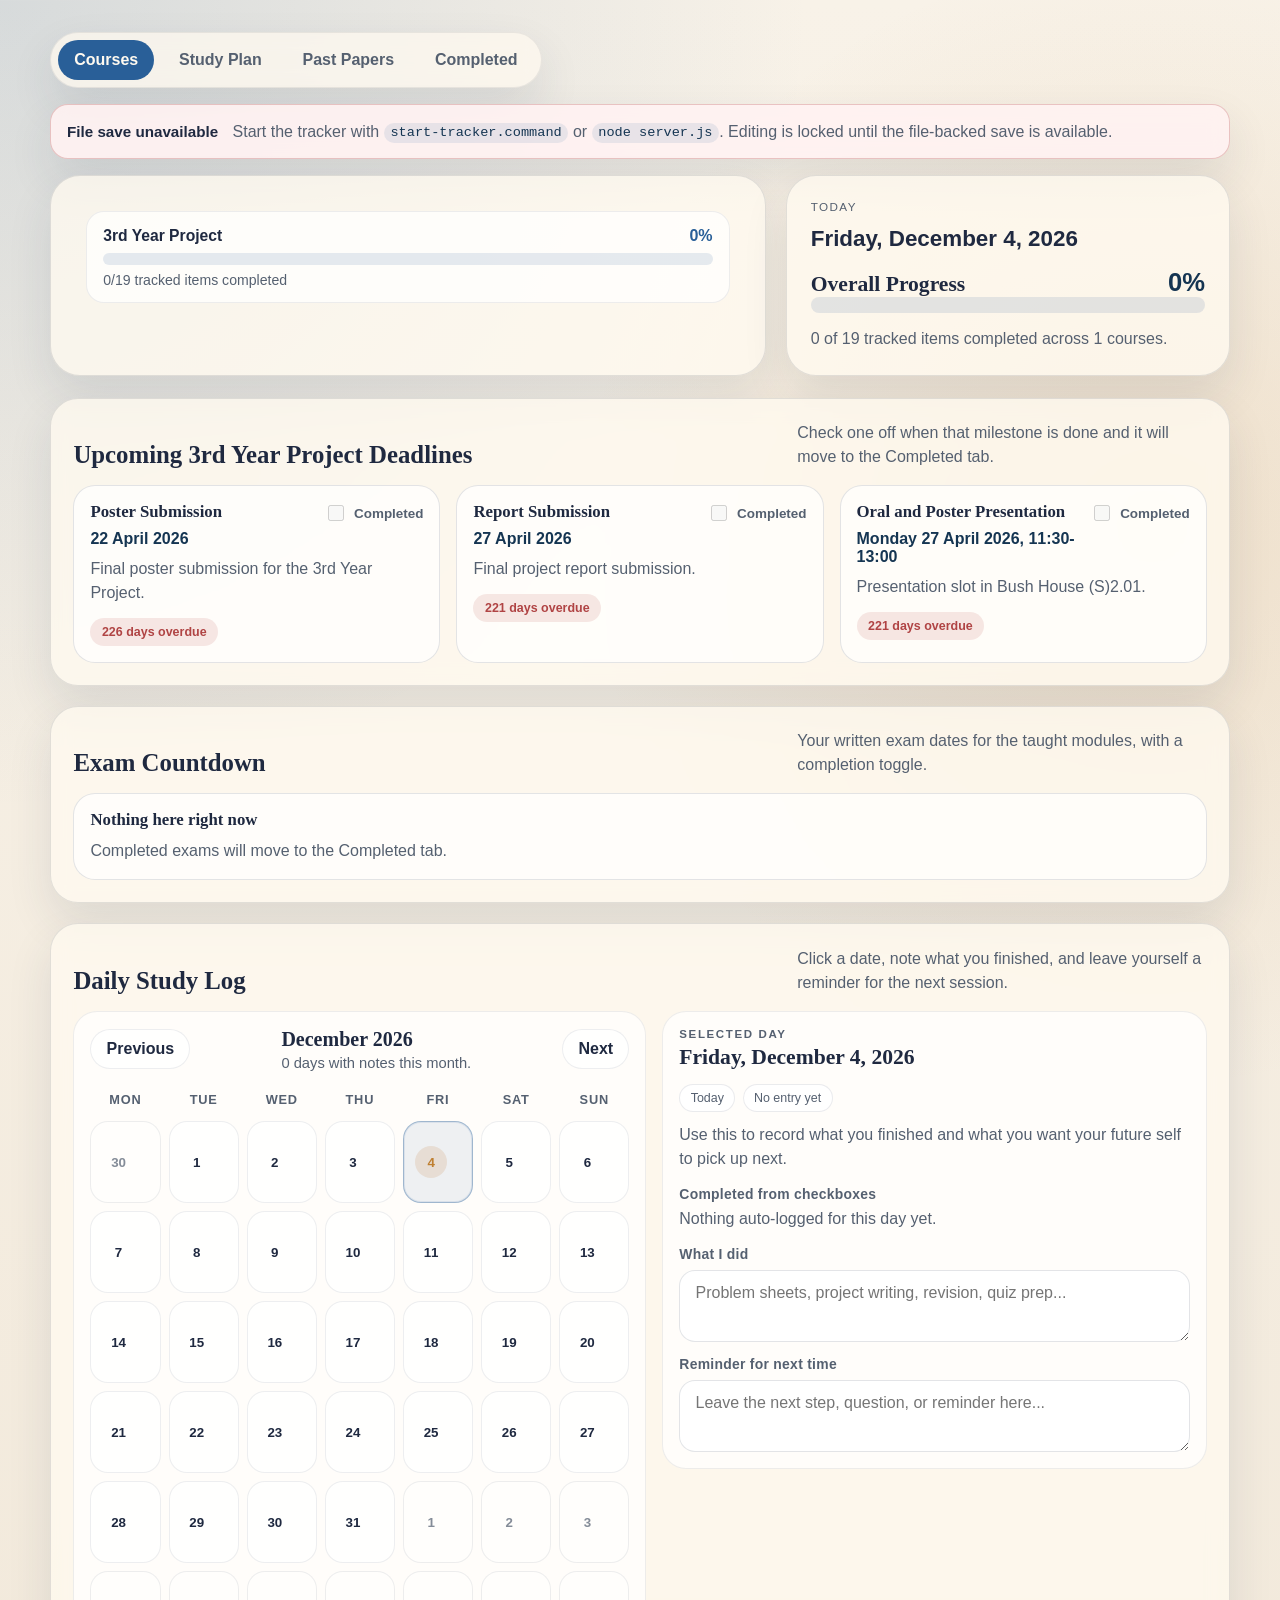
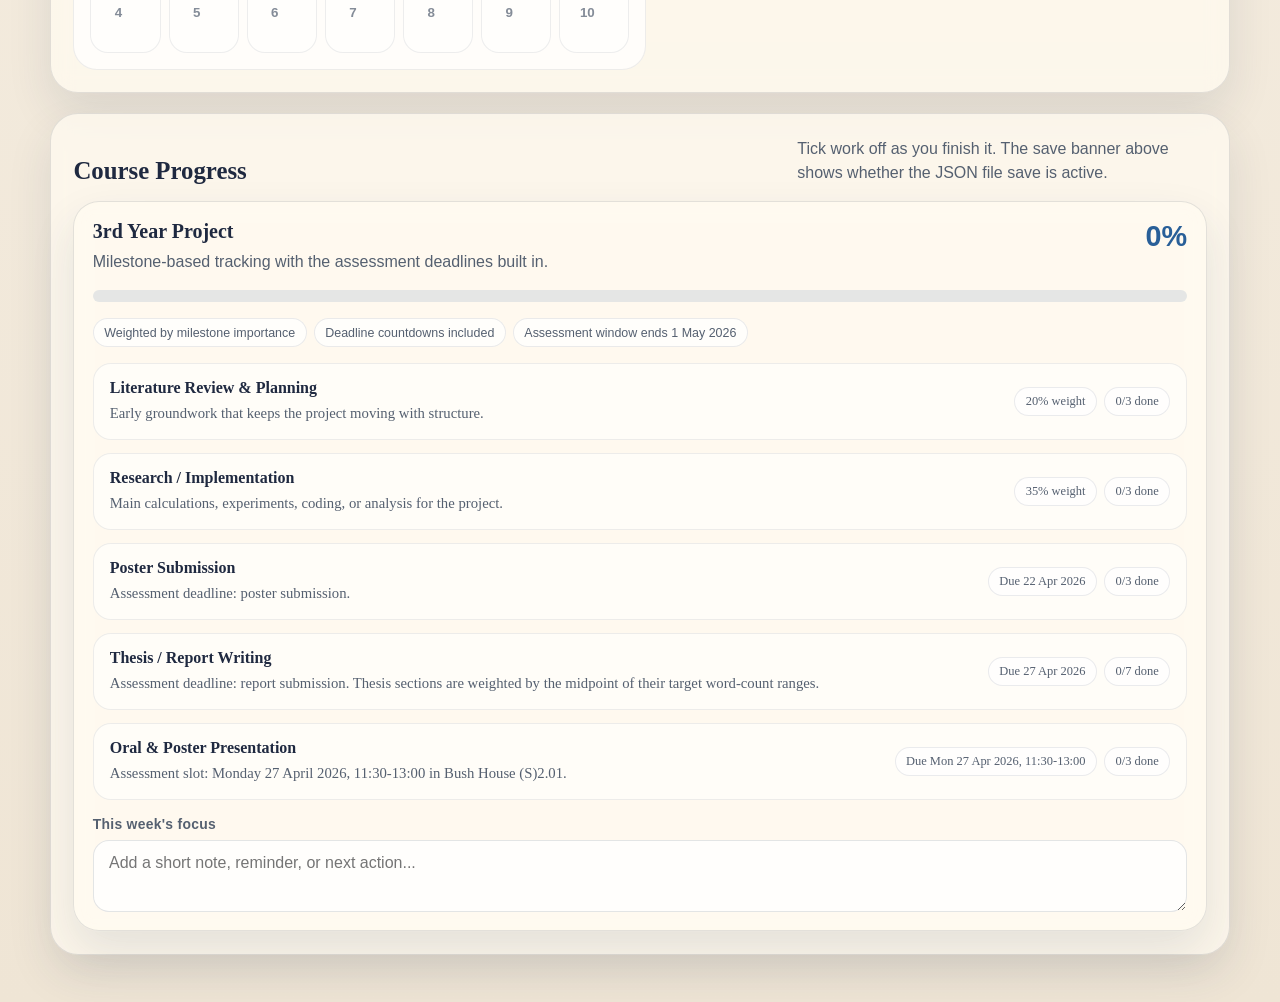
<file: index.html>
<!DOCTYPE html>
<html lang="en">
  <head>
    <meta charset="UTF-8" />
    <meta name="viewport" content="width=device-width, initial-scale=1.0" />
    <title>Course Progress Dashboard</title>
    <link rel="stylesheet" href="./styles.css" />
  </head>
  <body data-page="courses">
    <div class="page-shell">
      <nav class="page-nav" aria-label="Tracker pages">
        <a class="page-nav__link page-nav__link--active" href="./index.html">Courses</a>
        <a class="page-nav__link" href="./study-plan.html">Study Plan</a>
        <a class="page-nav__link" href="./past-papers.html">Past Papers</a>
        <a class="page-nav__link" href="./completed.html">Completed</a>
      </nav>

      <div class="storage-banner storage-banner--loading" id="storage-banner" aria-live="polite" role="status"></div>

      <header class="hero">
        <div class="hero-copy">
          <div class="hero-course-list" id="hero-course-list"></div>
        </div>

        <section class="overview-card" aria-labelledby="overview-title">
          <p class="overview-label" id="today-label">Today</p>
          <p class="today-date" id="today-date"></p>
          <div class="overall-progress">
            <div class="overall-progress__meta">
              <h2 id="overview-title">Overall Progress</h2>
              <span id="overall-percent"></span>
            </div>
            <div class="progress-track progress-track--large" aria-hidden="true">
              <div class="progress-fill" id="overall-progress-fill"></div>
            </div>
            <p class="overview-footnote" id="overall-summary"></p>
          </div>
        </section>
      </header>

      <main class="dashboard">
        <section class="spotlight-panel" aria-labelledby="deadline-title">
          <div class="panel-heading">
            <h2 id="deadline-title">Upcoming 3rd Year Project Deadlines</h2>
            <p>Check one off when that milestone is done and it will move to the Completed tab.</p>
          </div>
          <div class="deadline-list" id="deadline-list"></div>
        </section>

        <section class="spotlight-panel" aria-labelledby="exam-title">
          <div class="panel-heading">
            <h2 id="exam-title">Exam Countdown</h2>
            <p>Your written exam dates for the taught modules, with a completion toggle.</p>
          </div>
          <div class="deadline-list" id="exam-list"></div>
        </section>

        <section class="spotlight-panel study-log-panel" aria-labelledby="study-log-title">
          <div class="panel-heading">
            <h2 id="study-log-title">Daily Study Log</h2>
            <p>
              Click a date, note what you finished, and leave yourself a reminder
              for the next session.
            </p>
          </div>
          <div class="study-log-layout">
            <div class="calendar-shell">
              <div class="calendar-toolbar">
                <button class="calendar-nav" type="button" data-calendar-nav="prev" aria-label="Previous month">
                  Previous
                </button>
                <div>
                  <h3 class="calendar-month" id="calendar-month-label"></h3>
                  <p class="calendar-caption" id="calendar-month-summary"></p>
                </div>
                <button class="calendar-nav" type="button" data-calendar-nav="next" aria-label="Next month">
                  Next
                </button>
              </div>
              <div class="calendar-weekdays" id="calendar-weekdays"></div>
              <div class="calendar-grid" id="calendar-grid"></div>
            </div>

            <div class="study-entry-card" id="study-entry-card"></div>
          </div>
        </section>

        <section class="courses-panel" aria-labelledby="courses-title">
          <div class="panel-heading">
            <h2 id="courses-title">Course Progress</h2>
            <p>
              Tick work off as you finish it. The save banner above shows whether
              the JSON file save is active.
            </p>
          </div>
          <div class="courses-grid" id="courses-grid"></div>
        </section>
      </main>
    </div>

    <script src="./study-plan-data.js"></script>
    <script src="./app.js"></script>
  </body>
</html>
</file>
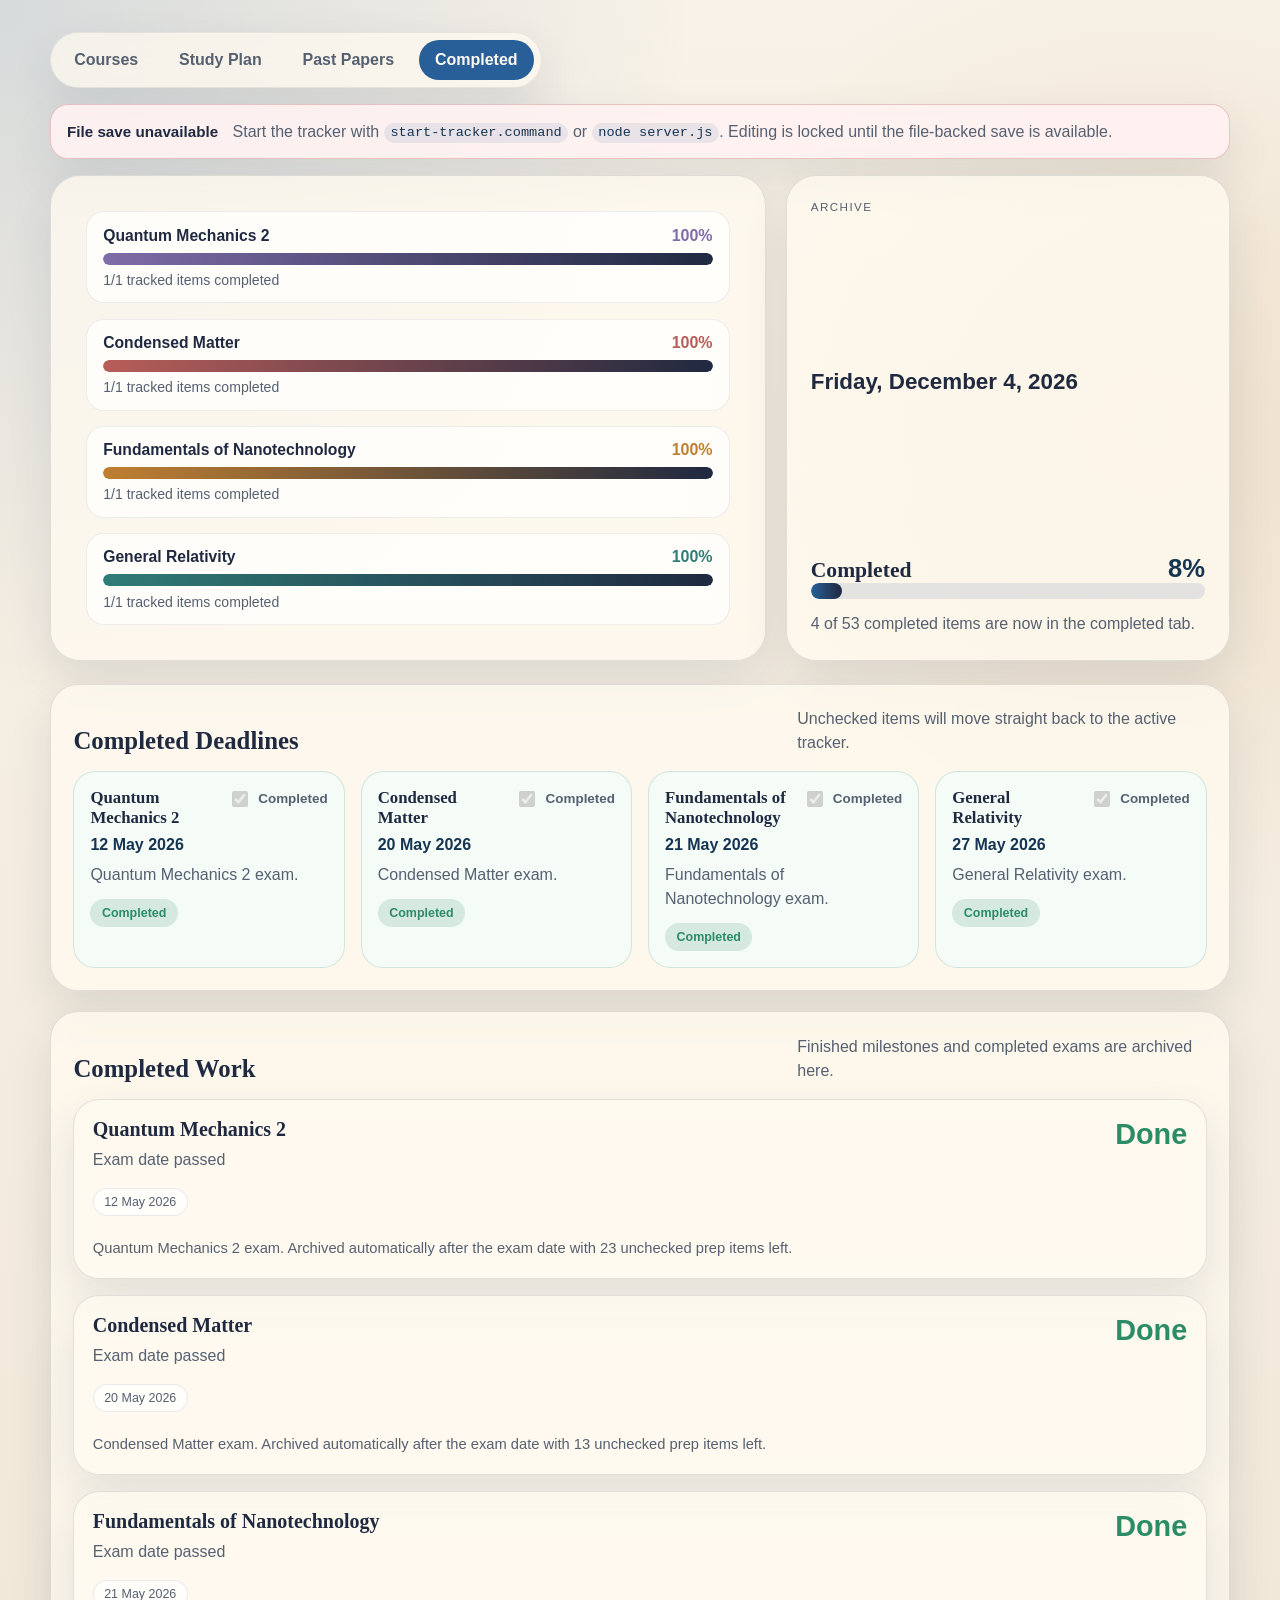
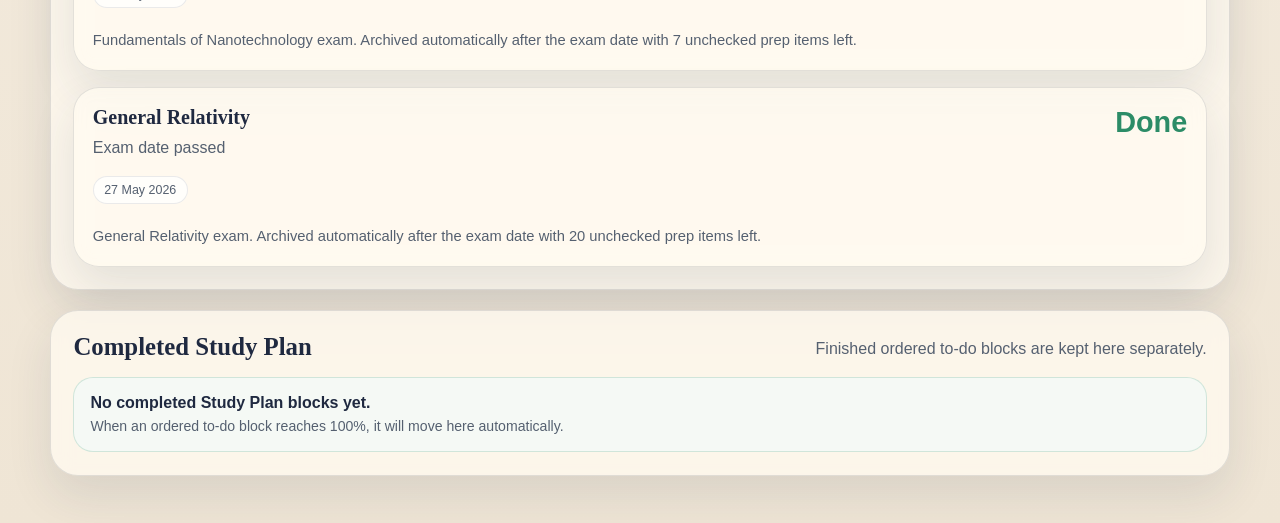
<file: completed.html>
<!DOCTYPE html>
<html lang="en">
  <head>
    <meta charset="UTF-8" />
    <meta name="viewport" content="width=device-width, initial-scale=1.0" />
    <title>Completed Work</title>
    <link rel="stylesheet" href="./styles.css" />
  </head>
  <body data-page="completed">
    <div class="page-shell">
      <nav class="page-nav" aria-label="Tracker pages">
        <a class="page-nav__link" href="./index.html">Courses</a>
        <a class="page-nav__link" href="./study-plan.html">Study Plan</a>
        <a class="page-nav__link" href="./past-papers.html">Past Papers</a>
        <a class="page-nav__link page-nav__link--active" href="./completed.html">Completed</a>
      </nav>

      <div class="storage-banner storage-banner--loading" id="storage-banner" aria-live="polite" role="status"></div>

      <header class="hero">
        <div class="hero-copy">
          <div class="hero-course-list" id="hero-course-list"></div>
        </div>

        <section class="overview-card" aria-labelledby="overview-title">
          <p class="overview-label" id="today-label">Archive</p>
          <p class="today-date" id="today-date"></p>
          <div class="overall-progress">
            <div class="overall-progress__meta">
              <h2 id="overview-title">Completed</h2>
              <span id="overall-percent"></span>
            </div>
            <div class="progress-track progress-track--large" aria-hidden="true">
              <div class="progress-fill" id="overall-progress-fill"></div>
            </div>
            <p class="overview-footnote" id="overall-summary"></p>
          </div>
        </section>
      </header>

      <main class="dashboard">
        <section class="spotlight-panel" aria-labelledby="completed-deadlines-title">
          <div class="panel-heading">
            <h2 id="completed-deadlines-title">Completed Deadlines</h2>
            <p>Unchecked items will move straight back to the active tracker.</p>
          </div>
          <div class="deadline-list" id="completed-deadline-list"></div>
        </section>

        <section class="courses-panel" aria-labelledby="completed-items-title">
          <div class="panel-heading">
            <h2 id="completed-items-title">Completed Work</h2>
            <p>Finished milestones and completed exams are archived here.</p>
          </div>
          <div class="courses-grid" id="completed-item-list"></div>
        </section>

        <section class="courses-panel" aria-labelledby="completed-study-plan-title">
          <div class="panel-heading">
            <h2 id="completed-study-plan-title">Completed Study Plan</h2>
            <p>Finished ordered to-do blocks are kept here separately.</p>
          </div>
          <div class="plan-block-list" id="completed-study-plan-list"></div>
        </section>
      </main>
    </div>

    <script src="./study-plan-data.js"></script>
    <script src="./app.js"></script>
  </body>
</html>
</file>
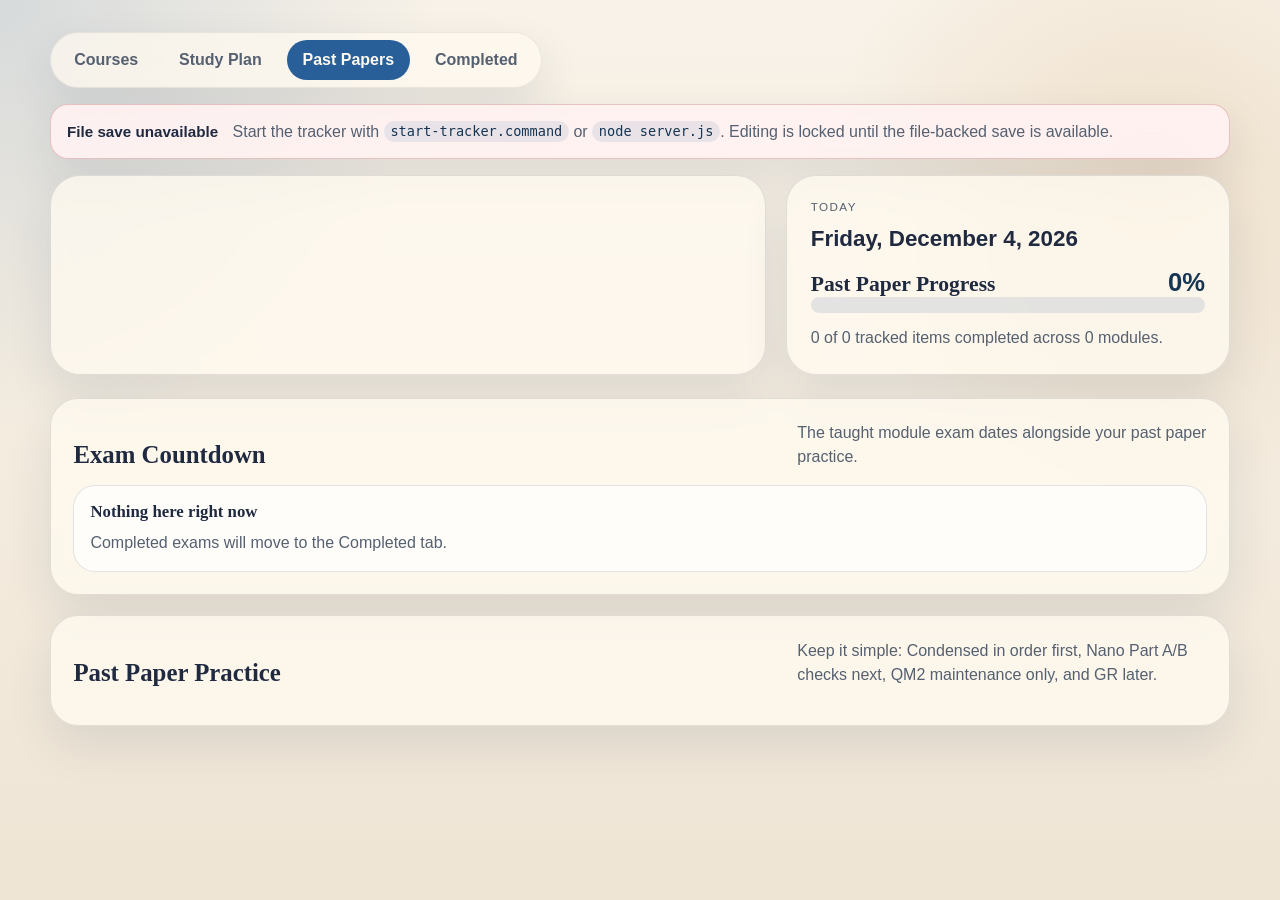
<file: past-papers.html>
<!DOCTYPE html>
<html lang="en">
  <head>
    <meta charset="UTF-8" />
    <meta name="viewport" content="width=device-width, initial-scale=1.0" />
    <title>Past Paper Practice</title>
    <link rel="stylesheet" href="./styles.css" />
  </head>
  <body data-page="past-papers">
    <div class="page-shell">
      <nav class="page-nav" aria-label="Tracker pages">
        <a class="page-nav__link" href="./index.html">Courses</a>
        <a class="page-nav__link" href="./study-plan.html">Study Plan</a>
        <a class="page-nav__link page-nav__link--active" href="./past-papers.html">Past Papers</a>
        <a class="page-nav__link" href="./completed.html">Completed</a>
      </nav>

      <div class="storage-banner storage-banner--loading" id="storage-banner" aria-live="polite" role="status"></div>

      <header class="hero">
        <div class="hero-copy">
          <div class="hero-course-list" id="hero-course-list"></div>
        </div>

        <section class="overview-card" aria-labelledby="overview-title">
          <p class="overview-label" id="today-label">Today</p>
          <p class="today-date" id="today-date"></p>
          <div class="overall-progress">
            <div class="overall-progress__meta">
              <h2 id="overview-title">Past Paper Progress</h2>
              <span id="overall-percent"></span>
            </div>
            <div class="progress-track progress-track--large" aria-hidden="true">
              <div class="progress-fill" id="overall-progress-fill"></div>
            </div>
            <p class="overview-footnote" id="overall-summary"></p>
          </div>
        </section>
      </header>

      <main class="dashboard">
        <section class="spotlight-panel" aria-labelledby="exam-title">
          <div class="panel-heading">
            <h2 id="exam-title">Exam Countdown</h2>
            <p>The taught module exam dates alongside your past paper practice.</p>
          </div>
          <div class="deadline-list" id="exam-list"></div>
        </section>

        <section class="courses-panel" aria-labelledby="past-paper-title">
          <div class="panel-heading">
            <h2 id="past-paper-title">Past Paper Practice</h2>
            <p>
              Keep it simple: Condensed in order first, Nano Part A/B checks
              next, QM2 maintenance only, and GR later.
            </p>
          </div>
          <div class="past-paper-list" id="past-paper-list"></div>
        </section>
      </main>
    </div>

    <script src="./study-plan-data.js"></script>
    <script src="./app.js"></script>
  </body>
</html>
</file>
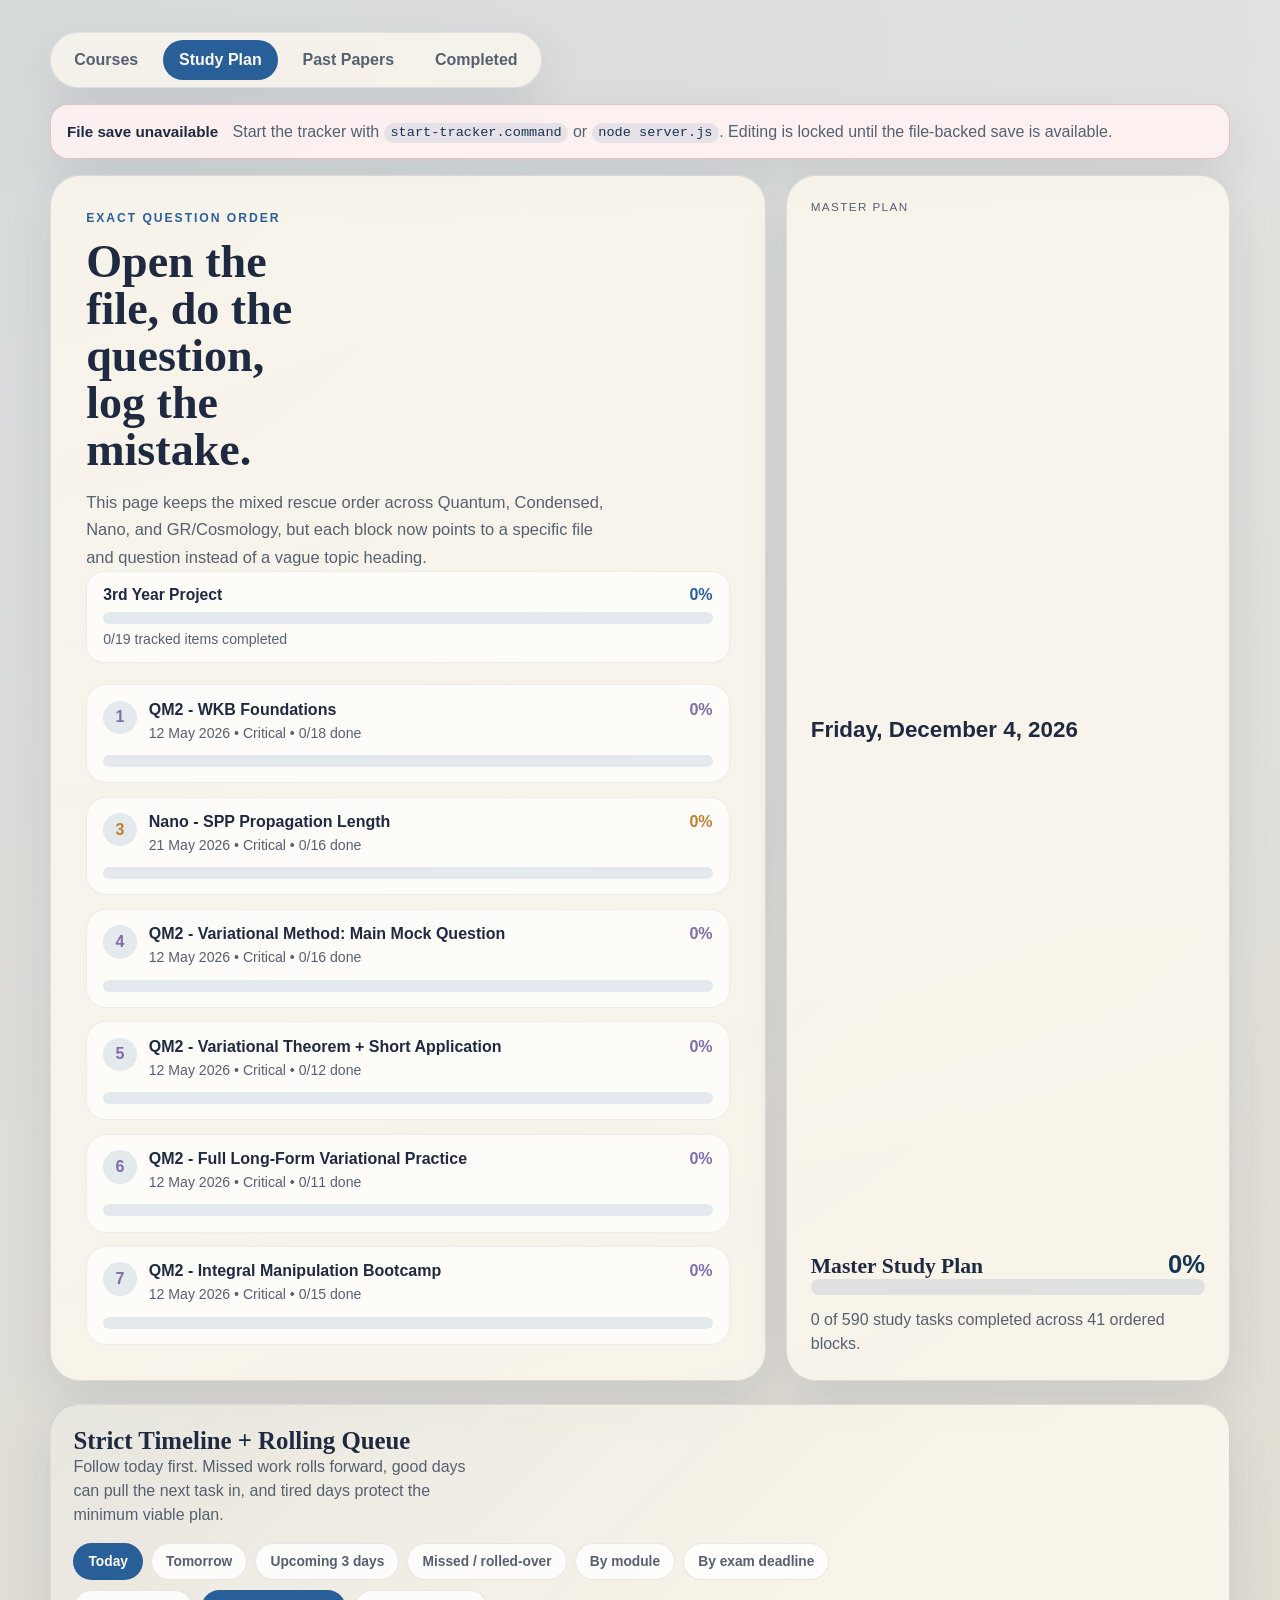
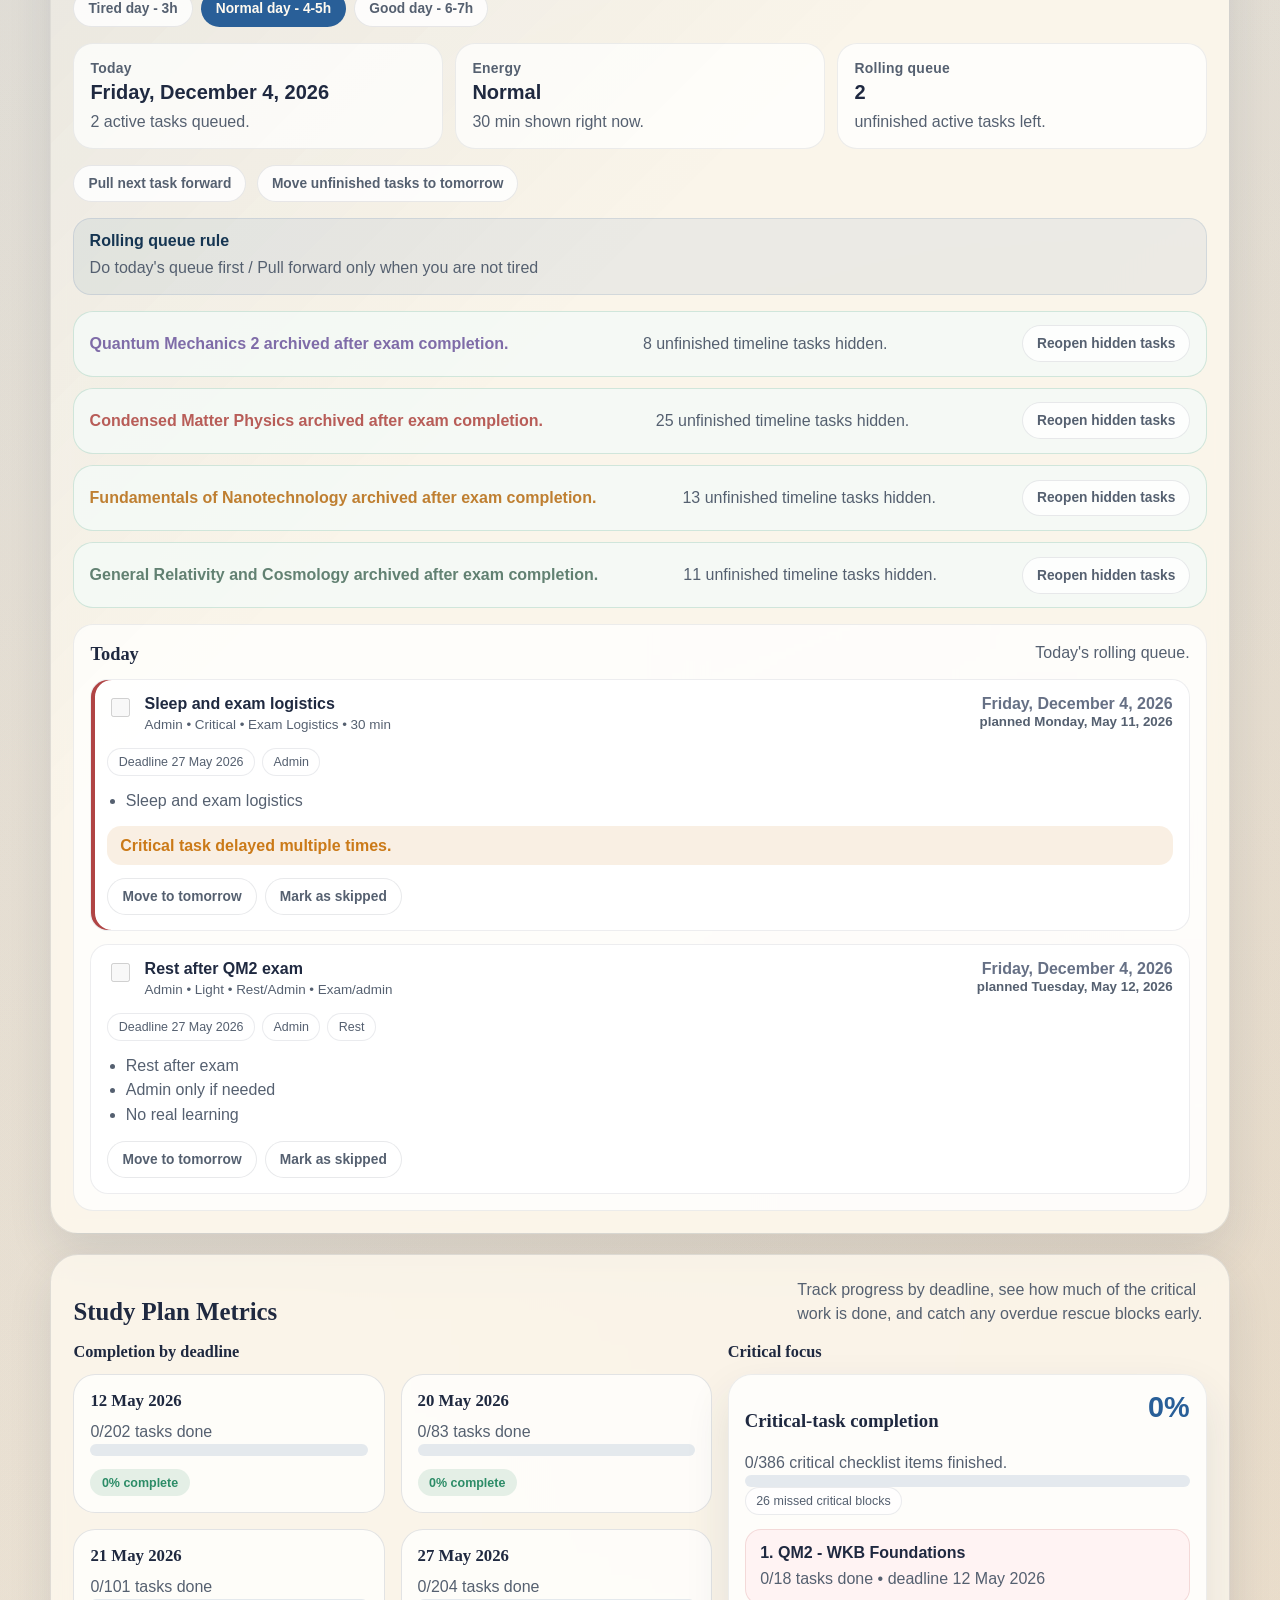
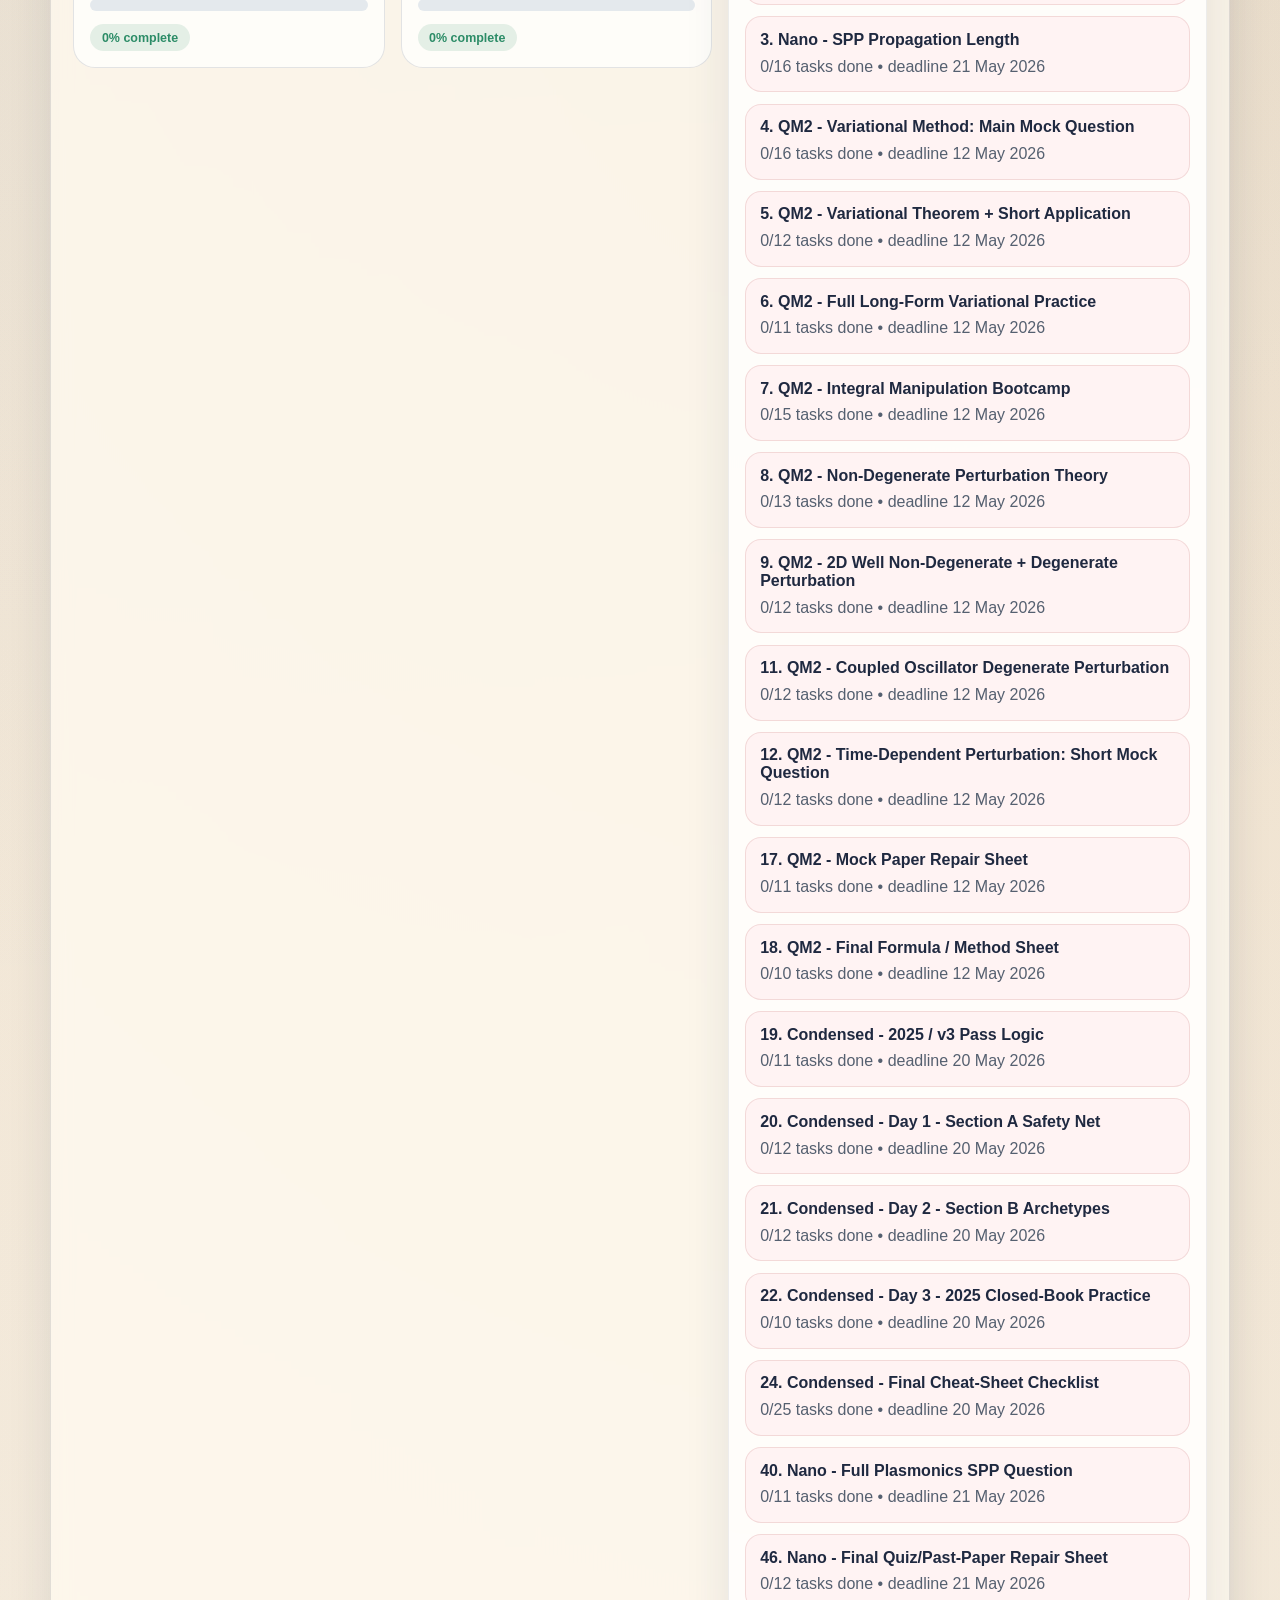
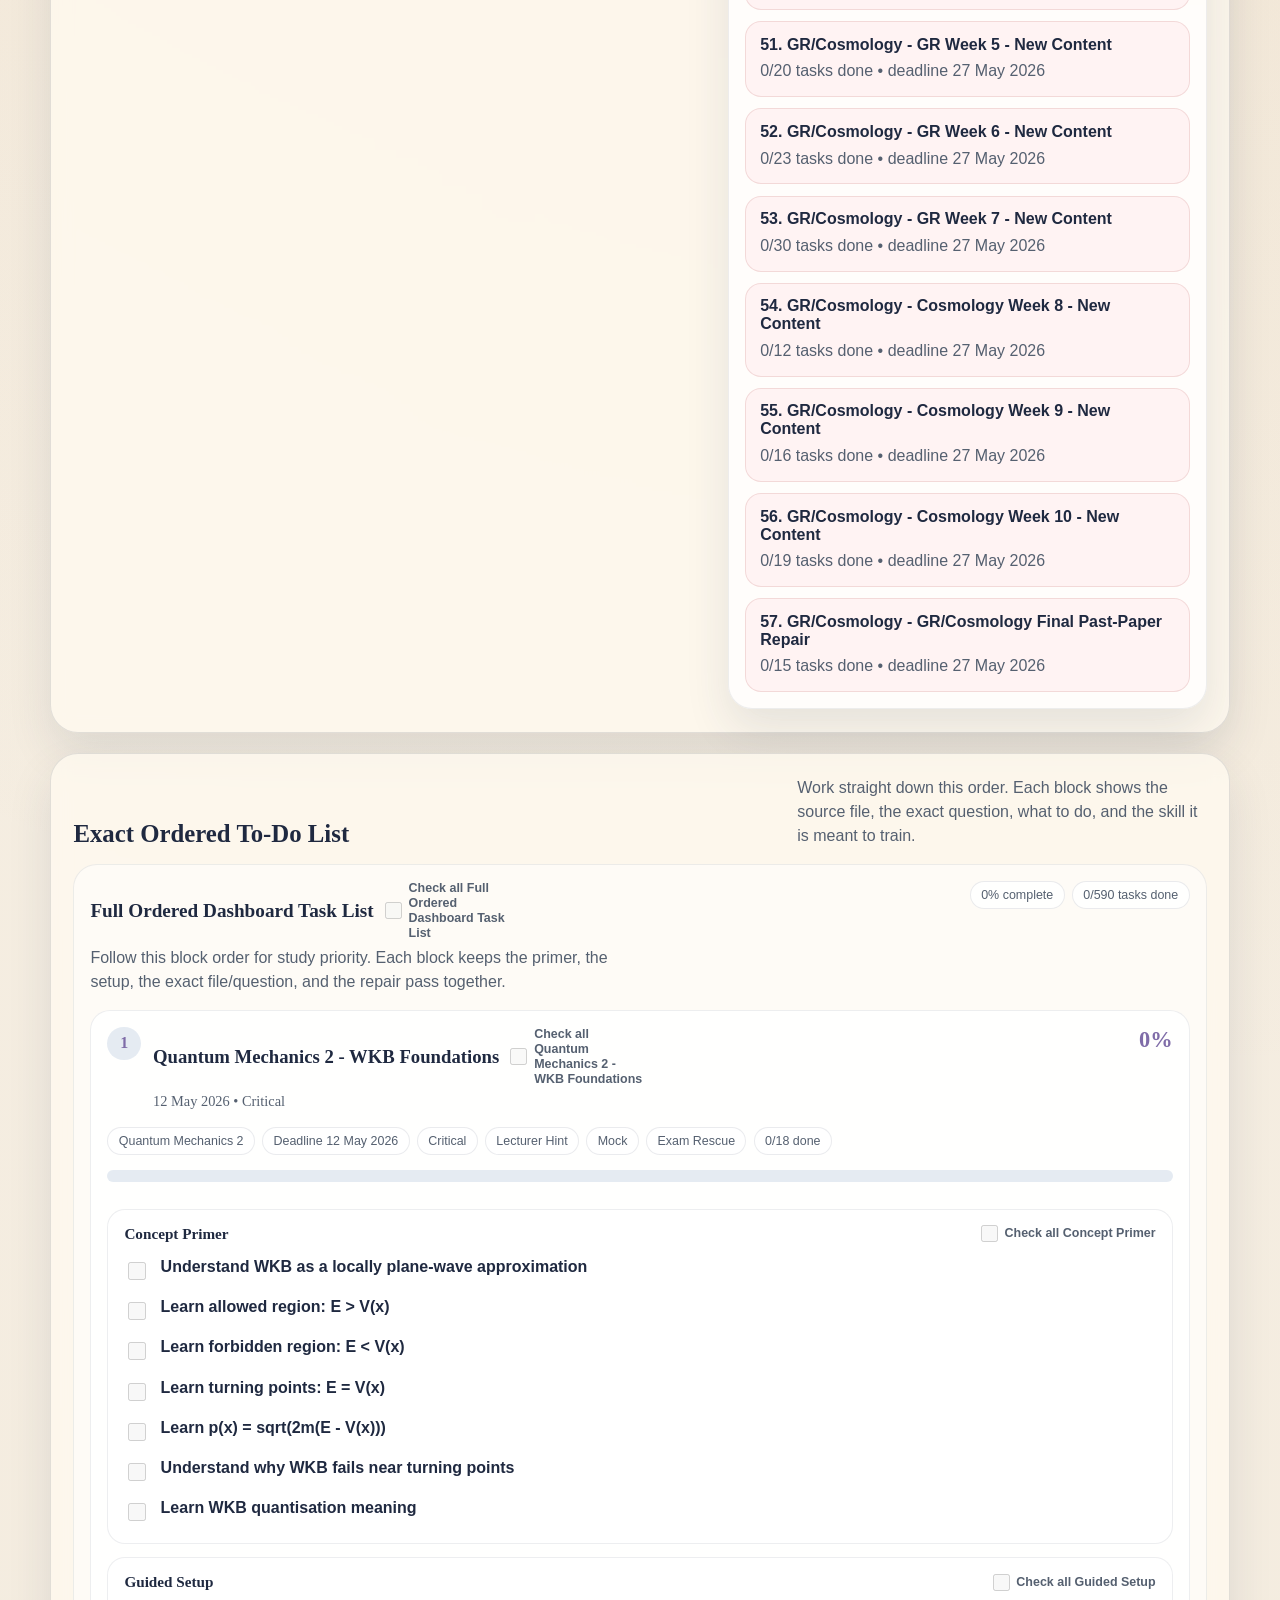
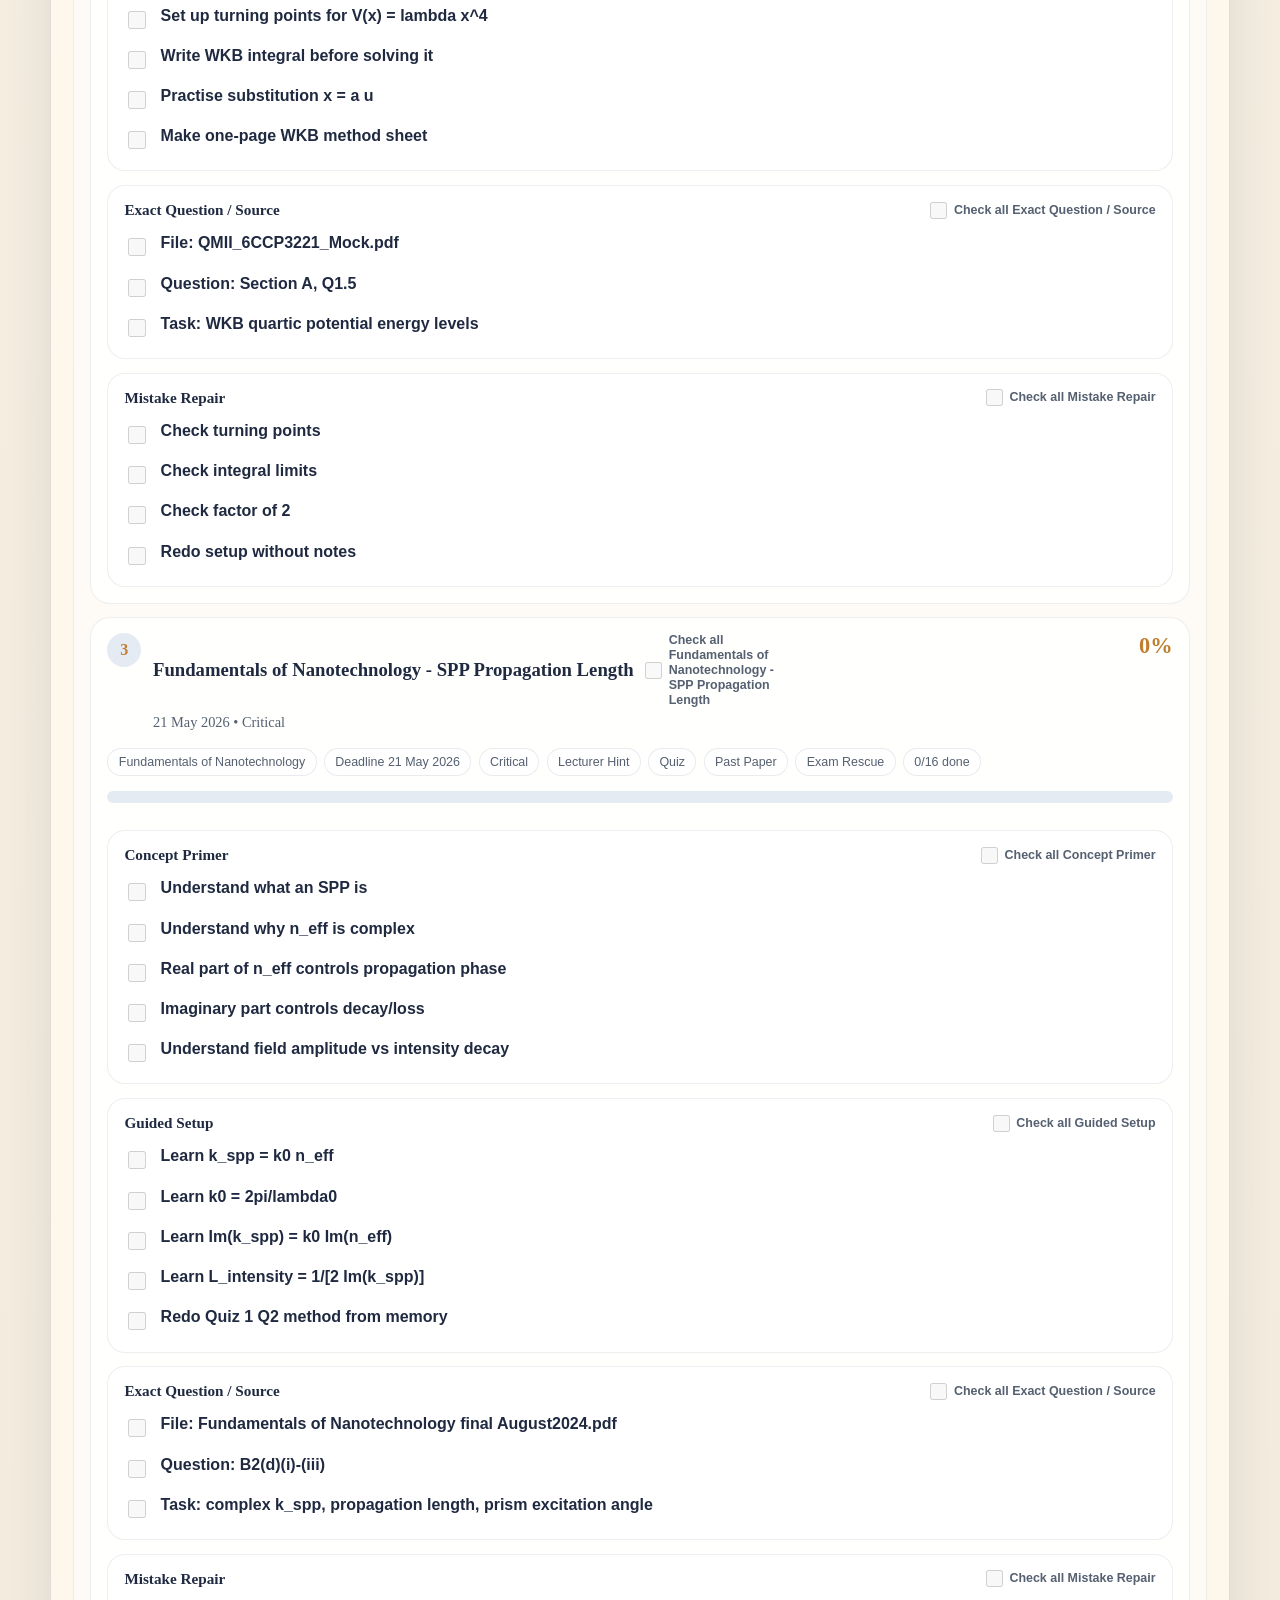
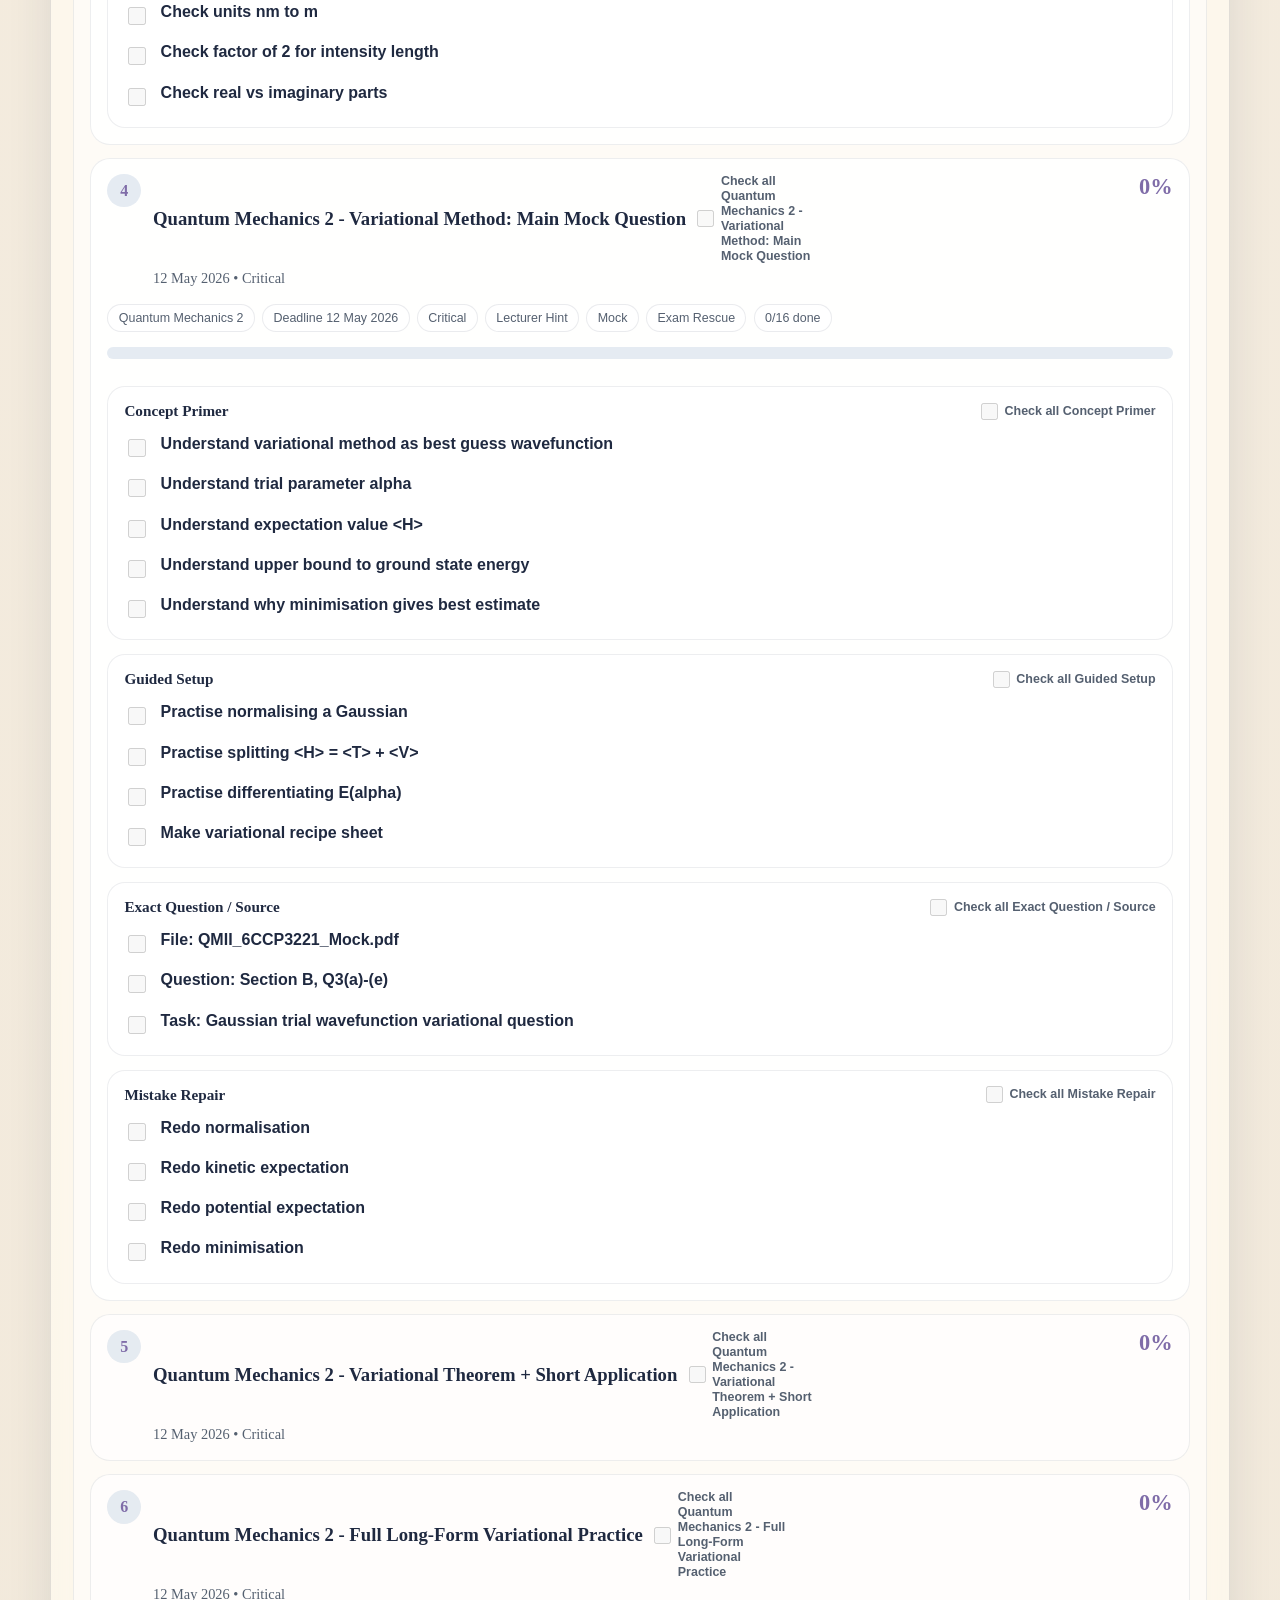
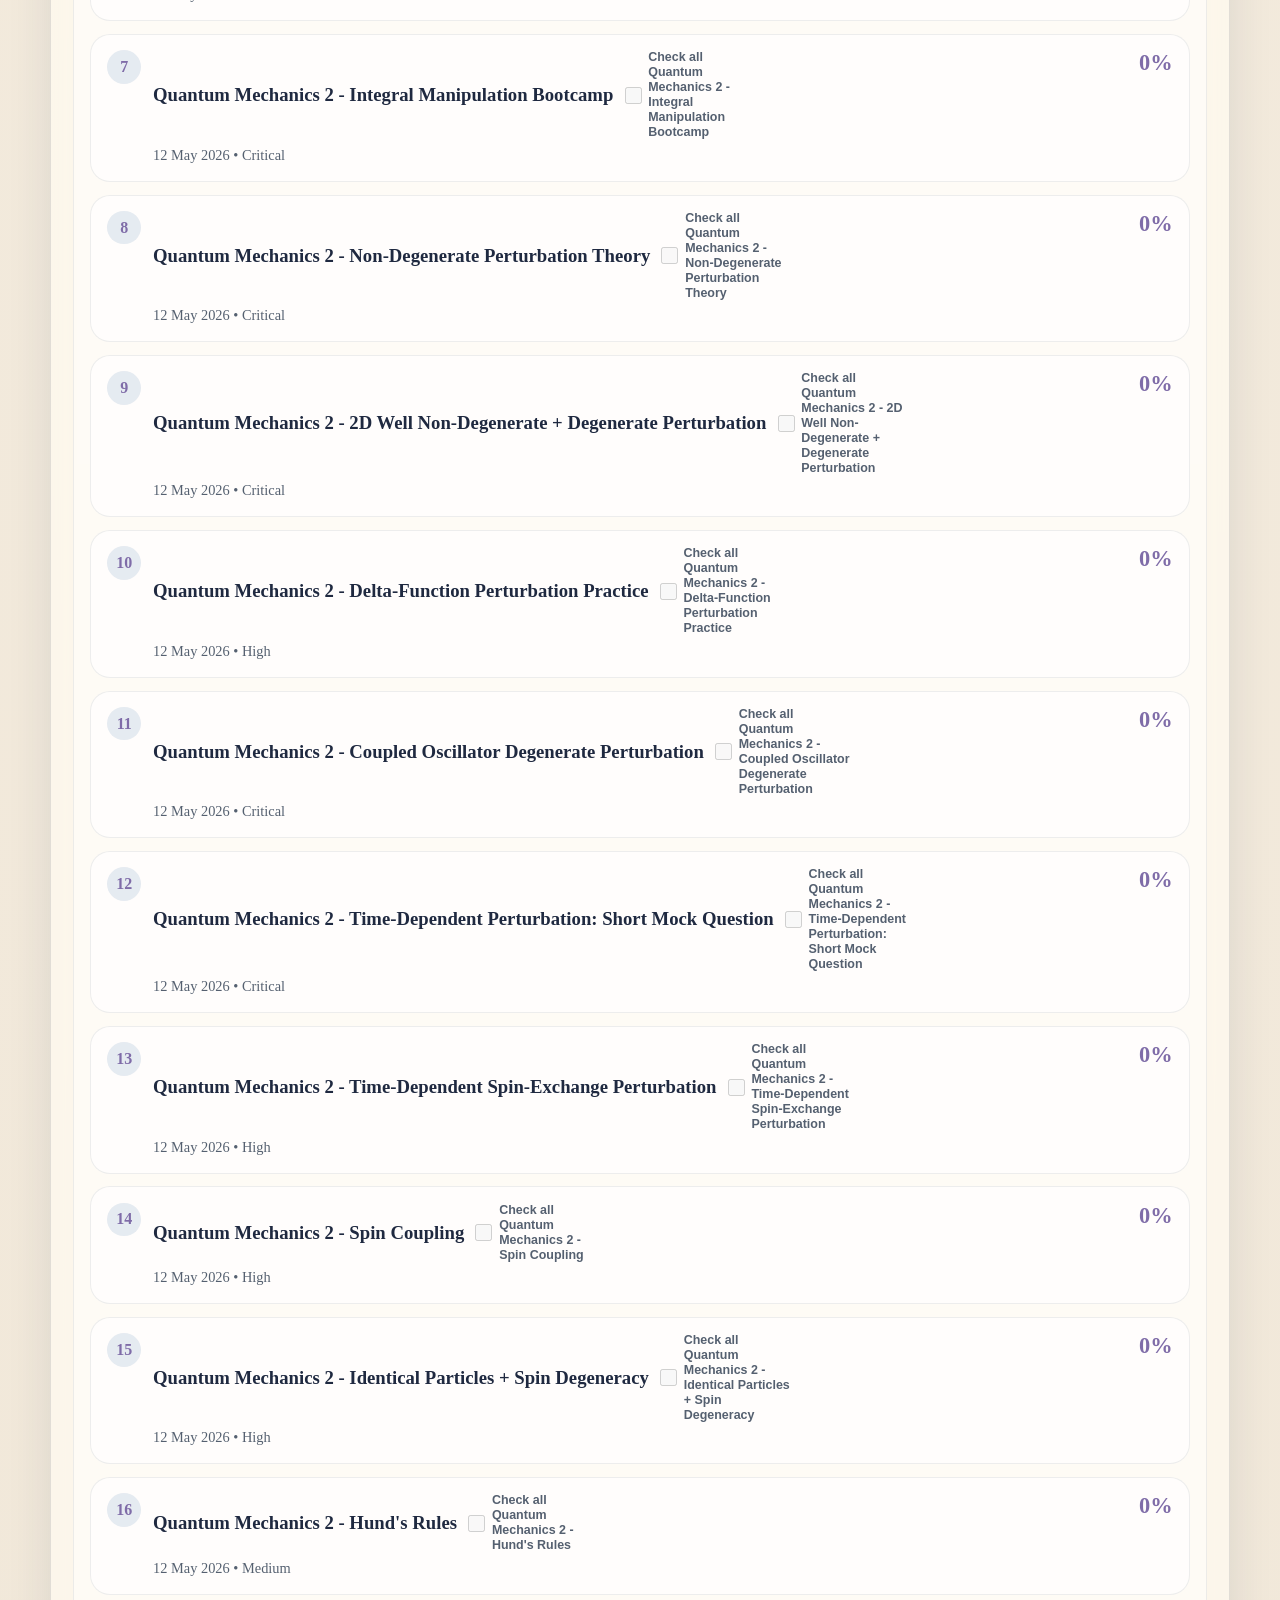
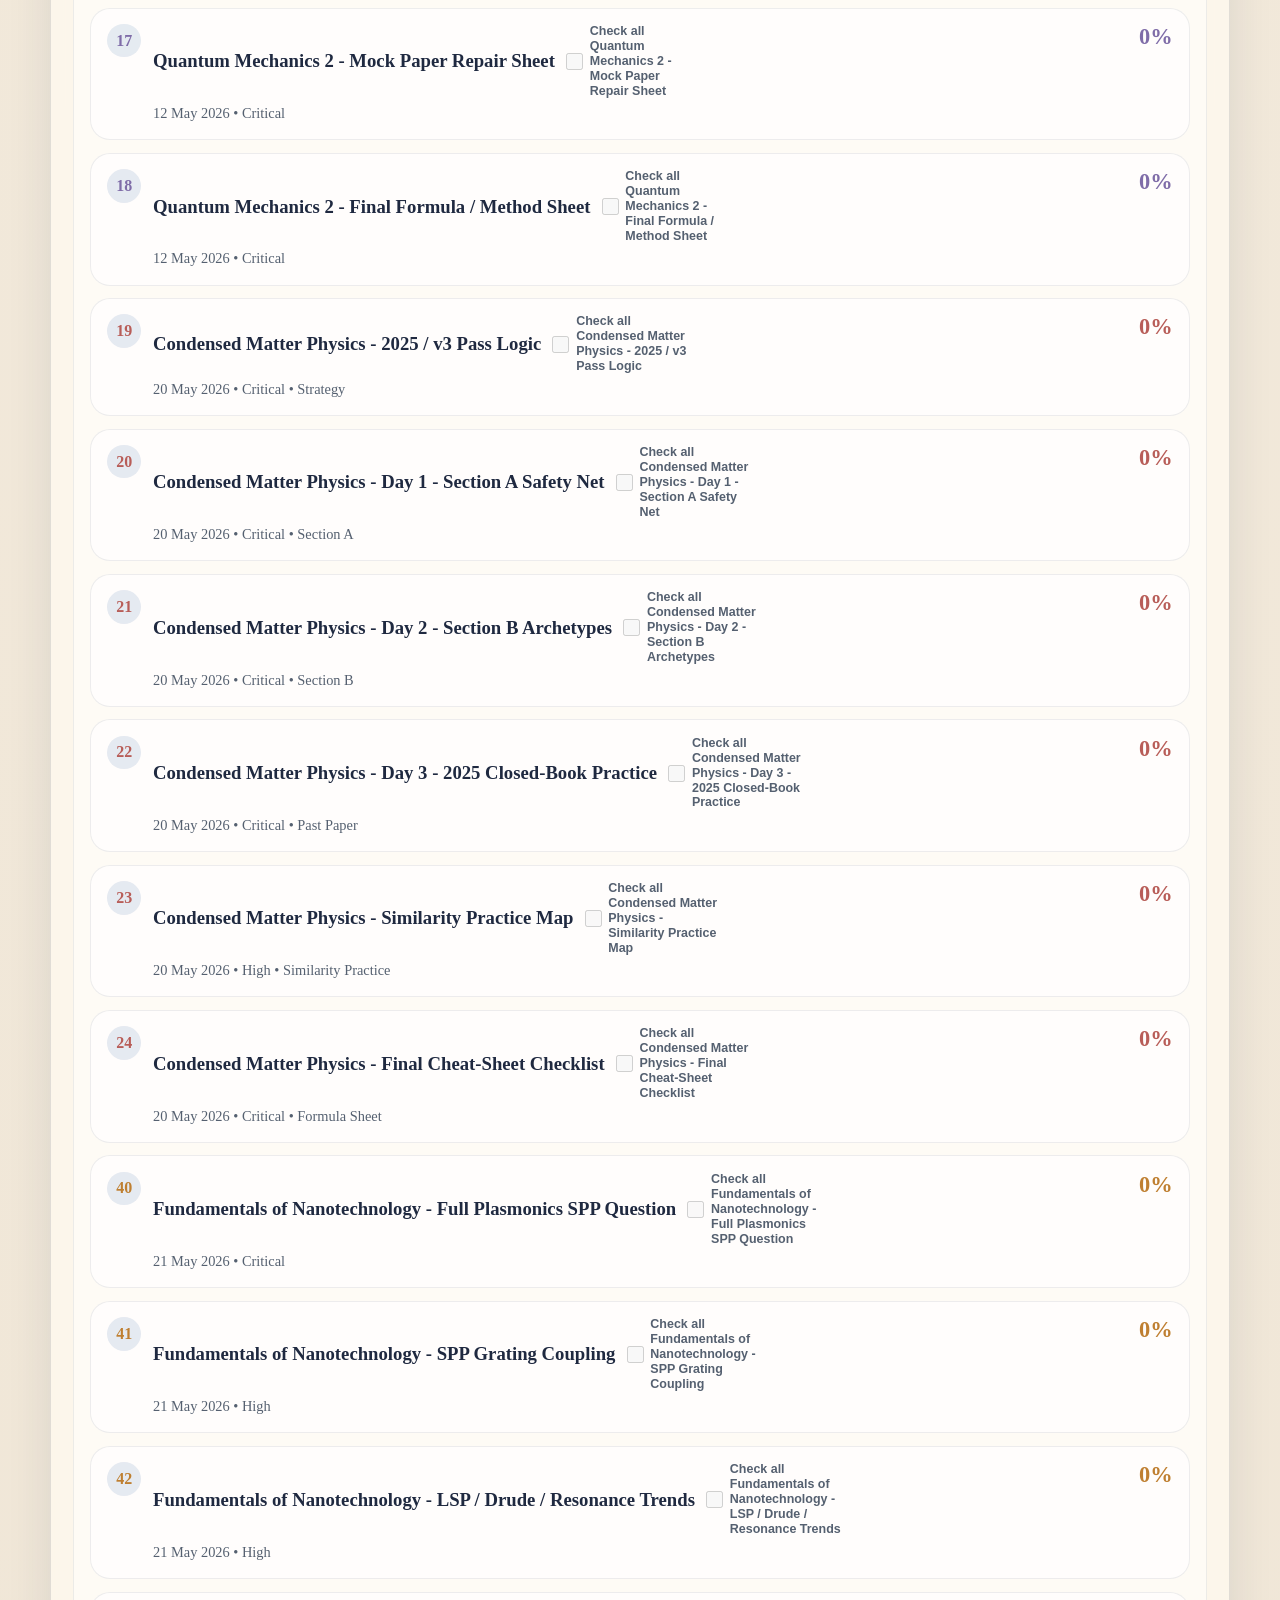
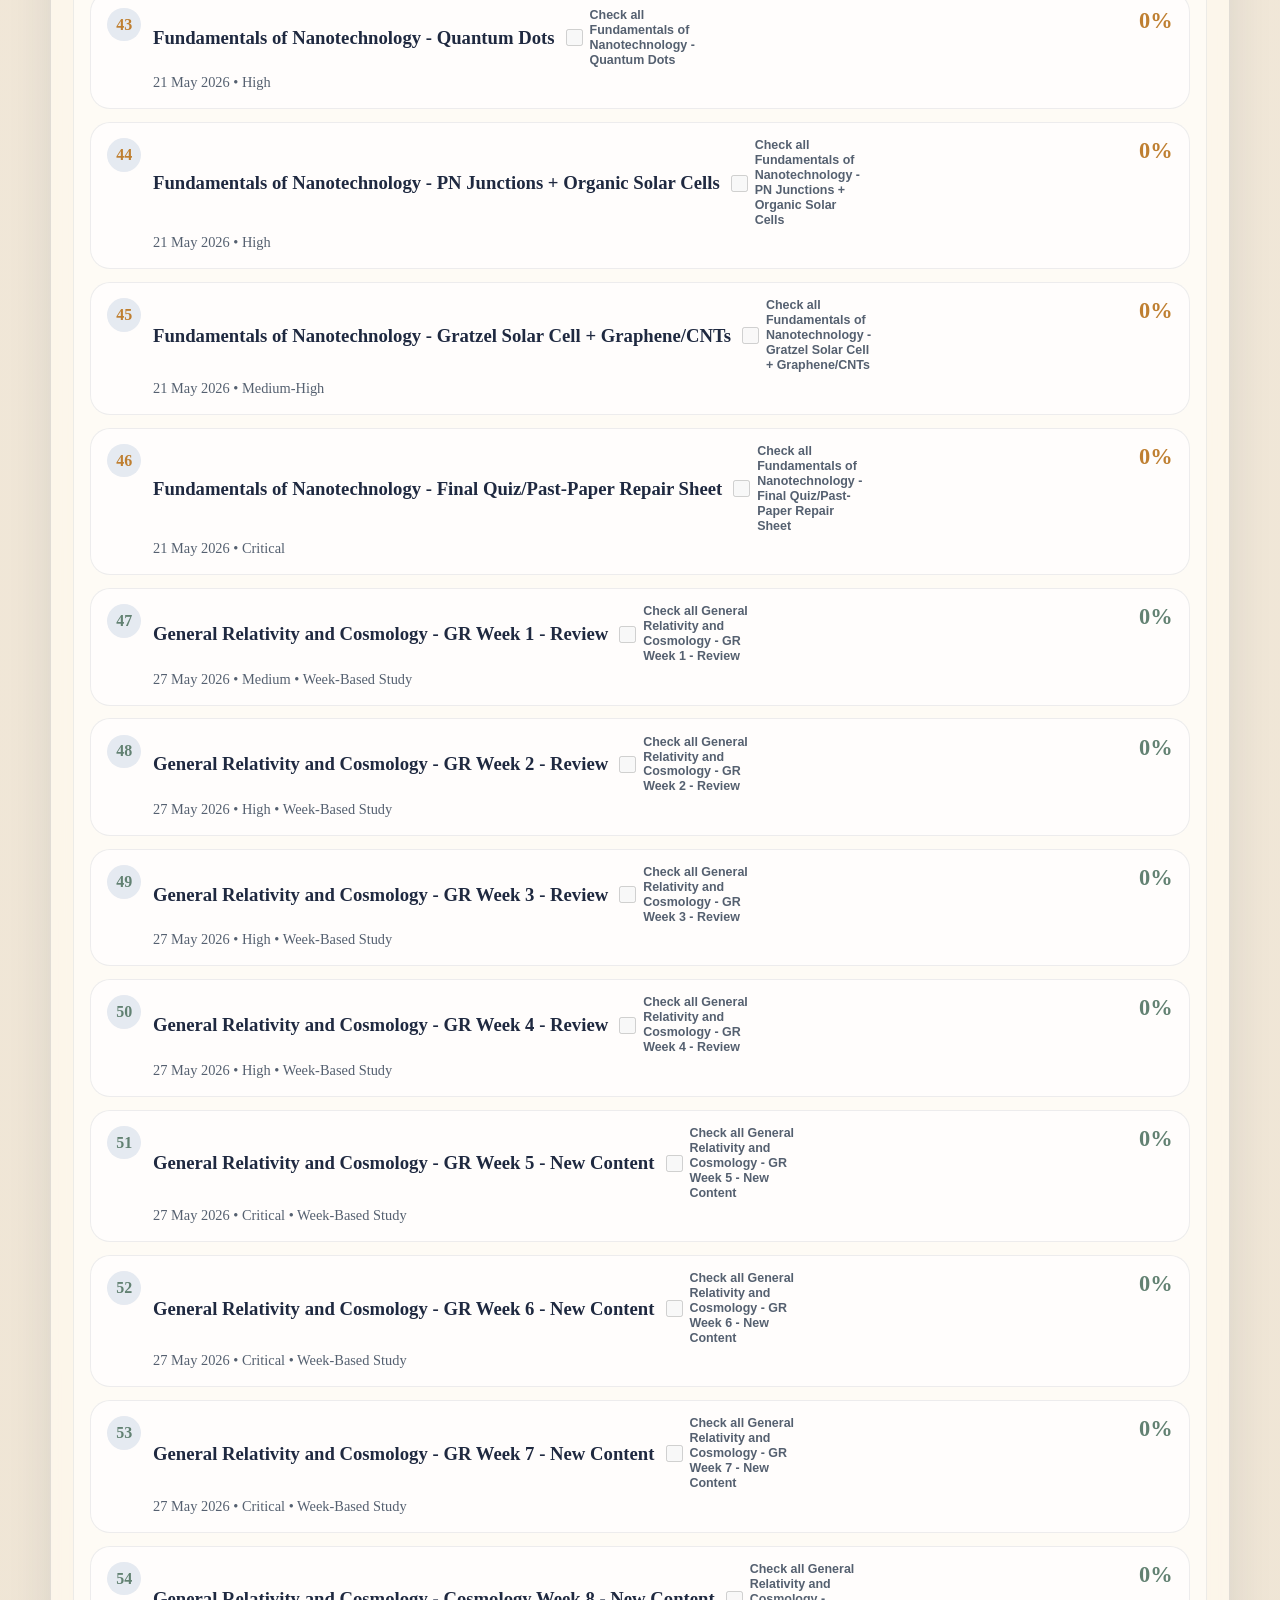
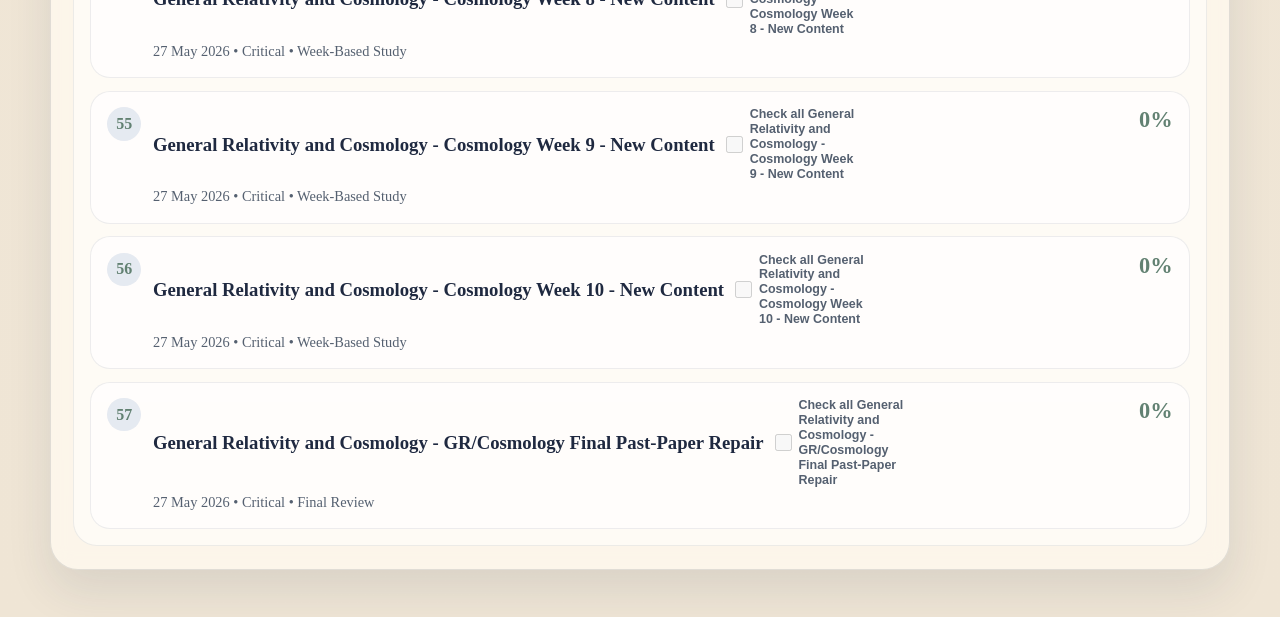
<file: study-plan.html>
<!DOCTYPE html>
<html lang="en">
  <head>
    <meta charset="UTF-8" />
    <meta name="viewport" content="width=device-width, initial-scale=1.0" />
    <title>Master Study Plan</title>
    <link rel="stylesheet" href="./styles.css" />
  </head>
  <body data-page="study-plan">
    <div class="page-shell">
      <nav class="page-nav" aria-label="Tracker pages">
        <a class="page-nav__link" href="./index.html">Courses</a>
        <a class="page-nav__link page-nav__link--active" href="./study-plan.html">Study Plan</a>
        <a class="page-nav__link" href="./past-papers.html">Past Papers</a>
        <a class="page-nav__link" href="./completed.html">Completed</a>
      </nav>

      <div class="storage-banner storage-banner--loading" id="storage-banner" aria-live="polite" role="status"></div>

      <header class="hero">
        <div class="hero-copy">
          <p class="eyebrow">Exact Question Order</p>
          <h1>Open the file, do the question, log the mistake.</h1>
          <p class="hero-text">
            This page keeps the mixed rescue order across Quantum, Condensed,
            Nano, and GR/Cosmology, but each block now points to a specific file
            and question instead of a vague topic heading.
          </p>
          <div class="hero-course-list" id="hero-course-list"></div>
          <div class="plan-queue" id="plan-queue"></div>
        </div>

        <section class="overview-card" aria-labelledby="overview-title">
          <p class="overview-label" id="today-label">Master Plan</p>
          <p class="today-date" id="today-date"></p>
          <div class="overall-progress">
            <div class="overall-progress__meta">
              <h2 id="overview-title">Master Study Plan</h2>
              <span id="overall-percent"></span>
            </div>
            <div class="progress-track progress-track--large" aria-hidden="true">
              <div class="progress-fill" id="overall-progress-fill"></div>
            </div>
            <p class="overview-footnote" id="overall-summary"></p>
          </div>
        </section>
      </header>

      <main class="dashboard">
        <section class="spotlight-panel timeline-panel" aria-labelledby="strict-timeline-title">
          <div class="panel-heading">
            <div>
              <h2 id="strict-timeline-title">Strict Timeline + Rolling Queue</h2>
              <p>
                Follow today first. Missed work rolls forward, good days can pull
                the next task in, and tired days protect the minimum viable plan.
              </p>
            </div>
          </div>
          <div id="timeline-root"></div>
        </section>

        <section class="spotlight-panel" aria-labelledby="study-plan-metrics-title">
          <div class="panel-heading">
            <h2 id="study-plan-metrics-title">Study Plan Metrics</h2>
            <p>
              Track progress by deadline, see how much of the critical work is
              done, and catch any overdue rescue blocks early.
            </p>
          </div>
          <div class="plan-summary-grid">
            <div>
              <h3 class="plan-summary-grid__title">Completion by deadline</h3>
              <div class="deadline-list" id="plan-deadline-summary"></div>
            </div>
            <div>
              <h3 class="plan-summary-grid__title">Critical focus</h3>
              <div id="plan-critical-summary"></div>
            </div>
          </div>
        </section>

        <section class="courses-panel" aria-labelledby="master-plan-title">
          <div class="panel-heading">
            <h2 id="master-plan-title">Exact Ordered To-Do List</h2>
            <p>
              Work straight down this order. Each block shows the source file,
              the exact question, what to do, and the skill it is meant to
              train.
            </p>
          </div>
          <div class="plan-phase-list" id="master-plan-phase-list"></div>
        </section>
      </main>
    </div>

    <script src="./timeline-data.js"></script>
    <script src="./study-plan-data.js"></script>
    <script src="./app.js"></script>
  </body>
</html>
</file>
<file: styles.css>
:root {
  --paper: #f6f0e3;
  --paper-strong: #fffaf0;
  --ink: #1f2940;
  --ink-soft: #556070;
  --line: rgba(31, 41, 64, 0.12);
  --panel: rgba(255, 250, 240, 0.78);
  --shadow: 0 20px 45px rgba(39, 52, 85, 0.11);
  --blue: #295f98;
  --blue-deep: #153552;
  --teal: #2f7c77;
  --amber: #bf7f31;
  --rose: #b85d58;
  --lavender: #7f6ca8;
  --sage: #7b9471;
  --track: rgba(41, 95, 152, 0.12);
  --success: #2c8c67;
  --warning: #cb7a18;
  --danger: #b04444;
}

* {
  box-sizing: border-box;
}

html {
  scroll-behavior: smooth;
}

body {
  margin: 0;
  min-height: 100vh;
  font-family: "Avenir Next", "Segoe UI", "Trebuchet MS", sans-serif;
  color: var(--ink);
  background:
    radial-gradient(circle at top left, rgba(41, 95, 152, 0.16), transparent 28%),
    radial-gradient(circle at right 10% top 20%, rgba(191, 127, 49, 0.14), transparent 24%),
    linear-gradient(180deg, #f8f2e8 0%, #efe5d5 100%);
}

body::before {
  content: "";
  position: fixed;
  inset: 0;
  pointer-events: none;
  background-image:
    linear-gradient(rgba(255, 255, 255, 0.22) 1px, transparent 1px),
    linear-gradient(90deg, rgba(255, 255, 255, 0.18) 1px, transparent 1px);
  background-size: 28px 28px;
  mask-image: linear-gradient(180deg, rgba(0, 0, 0, 0.12), transparent 55%);
}

.page-shell {
  width: min(1180px, calc(100vw - 2rem));
  margin: 0 auto;
  padding: 2rem 0 3rem;
}

.page-nav {
  display: inline-flex;
  align-items: center;
  gap: 0.55rem;
  padding: 0.45rem;
  margin-bottom: 1rem;
  border-radius: 999px;
  border: 1px solid rgba(31, 41, 64, 0.08);
  background: rgba(255, 250, 240, 0.72);
  backdrop-filter: blur(10px);
  box-shadow: var(--shadow);
}

.page-nav__link {
  text-decoration: none;
  color: var(--ink-soft);
  font-weight: 700;
  padding: 0.68rem 1rem;
  border-radius: 999px;
  transition: background 180ms ease, color 180ms ease, transform 180ms ease;
}

.page-nav__link:hover,
.page-nav__link:focus-visible {
  color: var(--ink);
  background: rgba(41, 95, 152, 0.08);
  transform: translateY(-1px);
}

.page-nav__link--active {
  background: var(--blue);
  color: #fffaf0;
}

.page-nav__link--active:hover,
.page-nav__link--active:focus-visible {
  color: #fffaf0;
  background: var(--blue);
}

.storage-banner {
  display: flex;
  flex-wrap: wrap;
  gap: 0.55rem 0.9rem;
  align-items: center;
  margin-bottom: 1rem;
  padding: 0.9rem 1rem;
  border-radius: 18px;
  border: 1px solid rgba(31, 41, 64, 0.08);
  background: rgba(255, 250, 240, 0.76);
  backdrop-filter: blur(10px);
  box-shadow: var(--shadow);
}

.storage-banner strong {
  font-size: 0.95rem;
  color: var(--ink);
}

.storage-banner span {
  color: var(--ink-soft);
  line-height: 1.5;
}

.storage-banner__extra {
  width: 100%;
  font-size: 0.9rem;
}

.storage-banner code {
  padding: 0.14rem 0.42rem;
  border-radius: 999px;
  background: rgba(41, 95, 152, 0.1);
  color: var(--blue-deep);
  font-family: "SFMono-Regular", "SF Mono", "Menlo", "Consolas", monospace;
  font-size: 0.85em;
}

.storage-banner--loading {
  border-color: rgba(41, 95, 152, 0.15);
}

.storage-banner--syncing {
  border-color: rgba(191, 127, 49, 0.25);
  background: rgba(255, 247, 236, 0.84);
}

.storage-banner--file {
  border-color: rgba(44, 140, 103, 0.22);
  background: rgba(244, 251, 247, 0.84);
}

.storage-banner--unavailable {
  border-color: rgba(176, 68, 68, 0.28);
  background: rgba(255, 242, 242, 0.9);
}

.hero {
  display: grid;
  grid-template-columns: minmax(0, 1.45fr) minmax(300px, 0.9fr);
  gap: 1.25rem;
  align-items: stretch;
  animation: rise-in 650ms ease-out both;
}

.hero-copy,
.overview-card,
.spotlight-panel,
.courses-panel,
.course-card {
  border: 1px solid var(--line);
  background: var(--panel);
  backdrop-filter: blur(10px);
  box-shadow: var(--shadow);
}

.hero-copy {
  border-radius: 30px;
  padding: 2.2rem;
}

.eyebrow {
  margin: 0 0 0.8rem;
  letter-spacing: 0.16em;
  text-transform: uppercase;
  font-size: 0.76rem;
  color: var(--blue);
  font-weight: 700;
}

h1,
h2,
h3,
h4,
summary {
  font-family: "Iowan Old Style", "Palatino Linotype", "Book Antiqua", Georgia, serif;
}

h1 {
  margin: 0;
  font-size: clamp(2.25rem, 3.6vw, 4rem);
  line-height: 1.02;
  max-width: 10ch;
}

.hero-text {
  margin: 1rem 0 0;
  max-width: 58ch;
  color: var(--ink-soft);
  font-size: 1.03rem;
  line-height: 1.65;
}

.hero-course-list {
  display: grid;
  gap: 0.95rem;
}

.plan-queue {
  display: grid;
  gap: 0.85rem;
  margin-top: 1.35rem;
}

.plan-queue-card {
  padding: 0.95rem 1rem;
  border-radius: 20px;
  background: rgba(255, 255, 255, 0.74);
  border: 1px solid rgba(31, 41, 64, 0.08);
  display: grid;
  gap: 0.75rem;
}

.plan-queue-card--done {
  background: rgba(244, 251, 247, 0.84);
  border-color: rgba(44, 140, 103, 0.18);
}

.plan-queue-card__top {
  display: flex;
  justify-content: space-between;
  gap: 0.85rem;
  align-items: start;
}

.plan-queue-card__title-wrap,
.plan-block__title-wrap {
  display: grid;
  grid-template-columns: auto minmax(0, 1fr);
  gap: 0.75rem;
  align-items: start;
}

.plan-queue-card__meta {
  margin: 0.25rem 0 0;
  color: var(--ink-soft);
  font-size: 0.88rem;
  line-height: 1.45;
}

.plan-queue-card__meta--secondary {
  font-size: 0.8rem;
}

.plan-order {
  display: inline-flex;
  align-items: center;
  justify-content: center;
  min-width: 2.1rem;
  height: 2.1rem;
  padding: 0 0.4rem;
  border-radius: 999px;
  background: rgba(41, 95, 152, 0.12);
  color: var(--course-accent, var(--blue));
  font-weight: 800;
  flex-shrink: 0;
}

.hero-course-row {
  padding: 0.9rem 1rem;
  border-radius: 18px;
  background: rgba(255, 255, 255, 0.74);
  border: 1px solid rgba(31, 41, 64, 0.08);
}

.hero-course-row__top {
  display: flex;
  justify-content: space-between;
  gap: 0.8rem;
  align-items: center;
  margin-bottom: 0.5rem;
}

.hero-course-name {
  font-weight: 700;
  font-size: 0.98rem;
}

.hero-course-percent {
  font-weight: 800;
  color: var(--course-accent, var(--blue));
}

.hero-course-meta {
  margin-top: 0.45rem;
  color: var(--ink-soft);
  font-size: 0.88rem;
}

.overview-card {
  border-radius: 30px;
  padding: 1.5rem;
  display: flex;
  flex-direction: column;
  justify-content: space-between;
  gap: 1rem;
}

.overview-label {
  margin: 0;
  text-transform: uppercase;
  letter-spacing: 0.12em;
  font-size: 0.73rem;
  color: var(--ink-soft);
}

.today-date {
  margin: -0.2rem 0 0;
  font-size: 1.4rem;
  font-weight: 700;
}

.overall-progress__meta {
  display: flex;
  justify-content: space-between;
  gap: 1rem;
  align-items: baseline;
}

.overall-progress__meta h2 {
  margin: 0;
  font-size: 1.35rem;
}

#overall-percent {
  font-size: 1.6rem;
  font-weight: 800;
  color: var(--blue-deep);
}

.overview-footnote {
  margin: 0.85rem 0 0;
  color: var(--ink-soft);
  line-height: 1.5;
}

.dashboard {
  margin-top: 1.4rem;
  display: grid;
  gap: 1.25rem;
}

.spotlight-panel,
.courses-panel {
  border-radius: 28px;
  padding: 1.4rem;
  animation: rise-in 700ms ease-out both;
}

.panel-heading {
  display: flex;
  justify-content: space-between;
  gap: 1rem;
  align-items: end;
  margin-bottom: 1rem;
}

.panel-heading h2 {
  margin: 0;
  font-size: 1.55rem;
}

.panel-heading p {
  margin: 0;
  color: var(--ink-soft);
  max-width: 46ch;
  line-height: 1.5;
}

.deadline-list {
  display: grid;
  grid-template-columns: repeat(auto-fit, minmax(220px, 1fr));
  gap: 1rem;
}

.deadline-card {
  background: rgba(255, 255, 255, 0.74);
  border: 1px solid var(--line);
  border-radius: 22px;
  padding: 1rem;
}

.deadline-card--completed {
  background: rgba(244, 251, 247, 0.88);
  border-color: rgba(44, 140, 103, 0.18);
}

.deadline-card__top {
  display: flex;
  justify-content: space-between;
  gap: 0.85rem;
  align-items: start;
}

.deadline-card h3 {
  margin: 0;
  font-size: 1.05rem;
}

.deadline-date {
  margin: 0.5rem 0 0;
  font-weight: 700;
  color: var(--blue-deep);
}

.deadline-copy {
  margin: 0.55rem 0 0;
  color: var(--ink-soft);
  line-height: 1.5;
}

.deadline-toggle {
  display: inline-flex;
  align-items: center;
  gap: 0.45rem;
  font-size: 0.84rem;
  font-weight: 700;
  color: var(--ink-soft);
  white-space: nowrap;
}

.deadline-toggle input {
  width: 1rem;
  height: 1rem;
  accent-color: var(--success);
}

.deadline-pill {
  display: inline-flex;
  align-items: center;
  border-radius: 999px;
  padding: 0.42rem 0.72rem;
  font-size: 0.78rem;
  font-weight: 700;
  margin-top: 0.8rem;
}

.deadline-pill--safe {
  background: rgba(44, 140, 103, 0.12);
  color: var(--success);
}

.deadline-pill--complete {
  background: rgba(44, 140, 103, 0.16);
  color: var(--success);
}

.deadline-pill--soon {
  background: rgba(203, 122, 24, 0.14);
  color: var(--warning);
}

.deadline-pill--urgent {
  background: rgba(176, 68, 68, 0.12);
  color: var(--danger);
}

.study-log-layout {
  display: grid;
  grid-template-columns: minmax(320px, 1fr) minmax(320px, 0.95fr);
  gap: 1rem;
  align-items: start;
}

.calendar-shell,
.study-entry-card {
  background: rgba(255, 255, 255, 0.7);
  border: 1px solid rgba(31, 41, 64, 0.08);
  border-radius: 24px;
  padding: 1rem;
}

.calendar-toolbar {
  display: flex;
  justify-content: space-between;
  gap: 1rem;
  align-items: center;
  margin-bottom: 1rem;
}

.calendar-month {
  margin: 0;
  font-size: 1.25rem;
}

.calendar-caption {
  margin: 0.25rem 0 0;
  color: var(--ink-soft);
  font-size: 0.92rem;
}

.calendar-nav {
  border: 1px solid rgba(31, 41, 64, 0.08);
  background: rgba(255, 255, 255, 0.85);
  color: var(--ink);
  border-radius: 999px;
  padding: 0.62rem 0.95rem;
  font: inherit;
  font-weight: 700;
  cursor: pointer;
  transition: transform 180ms ease, box-shadow 180ms ease, border-color 180ms ease;
}

.calendar-nav:hover,
.calendar-nav:focus-visible {
  transform: translateY(-1px);
  box-shadow: 0 10px 24px rgba(39, 52, 85, 0.1);
  border-color: rgba(41, 95, 152, 0.24);
}

.calendar-weekdays,
.calendar-grid {
  display: grid;
  grid-template-columns: repeat(7, minmax(0, 1fr));
  gap: 0.5rem;
}

.calendar-weekdays {
  margin-bottom: 0.5rem;
}

.calendar-weekday {
  text-align: center;
  font-size: 0.8rem;
  font-weight: 700;
  letter-spacing: 0.06em;
  text-transform: uppercase;
  color: var(--ink-soft);
  padding: 0.35rem 0;
}

.calendar-day {
  min-height: 82px;
  border-radius: 18px;
  border: 1px solid rgba(31, 41, 64, 0.08);
  background: rgba(255, 255, 255, 0.8);
  padding: 0.65rem 0.7rem;
  text-align: left;
  cursor: pointer;
  color: var(--ink);
  position: relative;
  transition: transform 180ms ease, border-color 180ms ease, box-shadow 180ms ease;
}

.calendar-day:hover,
.calendar-day:focus-visible {
  transform: translateY(-1px);
  box-shadow: 0 12px 28px rgba(39, 52, 85, 0.1);
  border-color: rgba(41, 95, 152, 0.24);
}

.calendar-day--outside {
  background: rgba(255, 255, 255, 0.4);
  color: rgba(85, 96, 112, 0.72);
}

.calendar-day--today {
  border-color: rgba(191, 127, 49, 0.34);
}

.calendar-day--selected {
  border-color: rgba(41, 95, 152, 0.4);
  background: rgba(41, 95, 152, 0.08);
  box-shadow: inset 0 0 0 1px rgba(41, 95, 152, 0.1);
}

.calendar-day__number {
  display: inline-flex;
  align-items: center;
  justify-content: center;
  width: 2rem;
  height: 2rem;
  border-radius: 999px;
  font-weight: 800;
}

.calendar-day--today .calendar-day__number {
  background: rgba(191, 127, 49, 0.16);
  color: var(--amber);
}

.calendar-day__note {
  margin-top: 0.55rem;
  color: var(--ink-soft);
  font-size: 0.8rem;
  line-height: 1.35;
}

.calendar-dot {
  position: absolute;
  top: 0.8rem;
  right: 0.8rem;
  width: 10px;
  height: 10px;
  border-radius: 999px;
  background: var(--teal);
  box-shadow: 0 0 0 4px rgba(47, 124, 119, 0.14);
}

.study-entry-card {
  display: grid;
  gap: 0.9rem;
}

.study-entry-card__eyebrow {
  margin: 0;
  text-transform: uppercase;
  letter-spacing: 0.14em;
  font-size: 0.72rem;
  color: var(--ink-soft);
  font-weight: 700;
}

.study-entry-card__date {
  margin: 0.3rem 0 0;
  font-size: 1.35rem;
}

.study-entry-card__meta {
  display: flex;
  flex-wrap: wrap;
  gap: 0.45rem;
}

.study-entry-card__hint {
  margin: -0.2rem 0 0;
  color: var(--ink-soft);
  line-height: 1.5;
}

.auto-log-block {
  display: grid;
  gap: 0.55rem;
}

.auto-log-list {
  display: grid;
  gap: 0.5rem;
}

.auto-log-item {
  display: grid;
  grid-template-columns: auto minmax(0, 1fr);
  gap: 0.7rem;
  align-items: start;
  padding: 0.75rem 0.85rem;
  border-radius: 16px;
  background: rgba(47, 124, 119, 0.08);
  border: 1px solid rgba(47, 124, 119, 0.16);
}

.auto-log-time {
  font-weight: 800;
  color: var(--teal);
  white-space: nowrap;
}

.auto-log-title {
  line-height: 1.45;
}

.study-entry-input {
  min-height: 120px;
}

.past-paper-list {
  display: grid;
  grid-template-columns: 1fr;
  gap: 1rem;
}

.past-paper-card__summary {
  margin: 0;
  color: var(--ink-soft);
  line-height: 1.5;
}

.past-paper-card__section-title {
  margin: 0;
  font-size: 1rem;
}

.past-paper-card .group-body {
  padding: 1rem;
}

.paper-entry-list {
  display: grid;
  gap: 0.85rem;
  margin-top: 0.85rem;
}

.paper-entry {
  display: grid;
  gap: 0.75rem;
  padding: 0.95rem 1rem;
  border-radius: 18px;
  border: 1px solid rgba(31, 41, 64, 0.08);
  background: rgba(255, 255, 255, 0.76);
}

.paper-entry__top {
  display: flex;
  justify-content: space-between;
  gap: 1rem;
  align-items: flex-start;
}

.paper-entry h5 {
  margin: 0;
  font-size: 1rem;
  font-family: "Iowan Old Style", "Palatino Linotype", "Book Antiqua", Georgia, serif;
}

.paper-entry__file,
.paper-entry__why,
.paper-entry__skip {
  margin: 0;
  color: var(--ink-soft);
  line-height: 1.45;
  font-size: 0.9rem;
}

.paper-entry__file {
  margin-top: 0.28rem;
  font-family: "SFMono-Regular", "SF Mono", "Menlo", "Consolas", monospace;
  font-size: 0.78rem;
}

.paper-entry__why strong,
.paper-entry__skip strong {
  color: var(--ink);
}

.paper-entry__checks {
  display: grid;
  grid-template-columns: repeat(2, minmax(0, 1fr));
  gap: 0.75rem;
}

.paper-entry__checks .task-item {
  padding: 0.75rem 0.85rem;
  border-radius: 16px;
  background: rgba(246, 240, 227, 0.58);
  border: 1px solid rgba(31, 41, 64, 0.07);
}

.paper-entry__notes .notes-input {
  min-height: 68px;
}

.plan-summary-grid {
  display: grid;
  grid-template-columns: minmax(0, 1.2fr) minmax(0, 0.9fr);
  gap: 1rem;
  align-items: start;
}

.plan-summary-grid__title {
  margin: 0 0 0.8rem;
  font-size: 1.02rem;
}

.plan-phase-list {
  display: grid;
  gap: 1rem;
}

.plan-phase {
  border: 1px solid rgba(31, 41, 64, 0.08);
  border-radius: 24px;
  background: rgba(255, 255, 255, 0.52);
  padding: 1rem;
}

.plan-phase__header {
  display: flex;
  justify-content: space-between;
  gap: 1rem;
  align-items: start;
  margin-bottom: 1rem;
}

.plan-phase__title {
  margin: 0;
  font-size: 1.2rem;
}

.plan-phase__summary {
  margin: 0.35rem 0 0;
  color: var(--ink-soft);
  line-height: 1.5;
  max-width: 62ch;
}

.plan-phase__meta {
  display: flex;
  flex-wrap: wrap;
  gap: 0.45rem;
  justify-content: end;
}

.plan-phase__headline,
.plan-block__headline,
.plan-section__heading {
  display: flex;
  align-items: center;
  gap: 0.7rem;
  flex-wrap: wrap;
}

.bulk-check {
  display: inline-flex;
  align-items: center;
  gap: 0.42rem;
  color: var(--ink-soft);
  font-family: "Avenir Next", "Segoe UI", "Trebuchet MS", sans-serif;
  font-size: 0.78rem;
  font-weight: 800;
  cursor: pointer;
  user-select: none;
}

.bulk-check input {
  width: 17px;
  height: 17px;
  margin: 0;
  accent-color: var(--course-accent, var(--blue));
}

.bulk-check span {
  line-height: 1.2;
}

.bulk-check--block span,
.bulk-check--phase span {
  max-width: 16ch;
}

.plan-block-list {
  display: grid;
  gap: 0.8rem;
}

.plan-block {
  border: 1px solid rgba(31, 41, 64, 0.08);
  border-radius: 20px;
  background: rgba(255, 255, 255, 0.6);
  overflow: hidden;
}

.plan-block[open] {
  background: rgba(255, 255, 255, 0.84);
}

.plan-block__summary {
  display: flex;
  justify-content: space-between;
  gap: 1rem;
  align-items: start;
}

.plan-block .course-card__percent {
  font-size: 1.4rem;
}

.plan-block__subtitle {
  margin: 0.28rem 0 0;
  color: var(--ink-soft);
  line-height: 1.45;
  font-size: 0.9rem;
}

.plan-block__body {
  display: grid;
  gap: 0.9rem;
}

.plan-sections {
  display: grid;
  gap: 0.85rem;
}

.plan-section {
  padding: 0.95rem 1rem;
  border-radius: 18px;
  border: 1px solid rgba(31, 41, 64, 0.08);
  background: rgba(255, 255, 255, 0.78);
}

.plan-section__title {
  margin: 0;
  font-size: 0.95rem;
}

.plan-section__heading {
  justify-content: space-between;
  margin-bottom: 0.75rem;
}

.plan-reason-box {
  padding: 0.9rem 1rem;
  border-radius: 18px;
  background: rgba(41, 95, 152, 0.06);
  border: 1px solid rgba(41, 95, 152, 0.12);
}

.plan-reason-box strong {
  display: block;
  font-size: 0.78rem;
  letter-spacing: 0.12em;
  text-transform: uppercase;
  color: var(--course-accent, var(--blue));
}

.plan-reason-box p {
  margin: 0.45rem 0 0;
  color: var(--ink-soft);
  line-height: 1.55;
}

.priority-pill--critical {
  background: rgba(176, 68, 68, 0.12);
  color: var(--danger);
  border-color: rgba(176, 68, 68, 0.18);
}

.priority-pill--high {
  background: rgba(203, 122, 24, 0.14);
  color: var(--warning);
  border-color: rgba(203, 122, 24, 0.18);
}

.priority-pill--medium-high {
  background: rgba(203, 122, 24, 0.14);
  color: var(--warning);
  border-color: rgba(203, 122, 24, 0.18);
}

.priority-pill--medium {
  background: rgba(41, 95, 152, 0.1);
  color: var(--blue-deep);
  border-color: rgba(41, 95, 152, 0.15);
}

.plan-critical-card {
  border-radius: 24px;
  padding: 1rem;
  border: 1px solid rgba(31, 41, 64, 0.08);
  background: rgba(255, 255, 255, 0.78);
  box-shadow: var(--shadow);
}

.plan-missed-list {
  display: grid;
  gap: 0.7rem;
  margin-top: 0.9rem;
}

.plan-missed-item {
  padding: 0.85rem 0.9rem;
  border-radius: 16px;
  border: 1px solid rgba(176, 68, 68, 0.15);
  background: rgba(255, 242, 242, 0.92);
}

.plan-missed-item strong {
  display: block;
}

.plan-missed-item p {
  margin: 0.35rem 0 0;
  color: var(--ink-soft);
  line-height: 1.45;
}

.timeline-panel {
  background:
    linear-gradient(135deg, rgba(21, 53, 82, 0.08), transparent 40%),
    rgba(255, 250, 240, 0.82);
}

.timeline-toolbar,
.timeline-actions {
  display: flex;
  flex-wrap: wrap;
  gap: 0.65rem;
  align-items: center;
  justify-content: space-between;
  margin-bottom: 1rem;
}

.timeline-toolbar__group {
  display: flex;
  flex-wrap: wrap;
  gap: 0.5rem;
}

.timeline-toolbar button,
.timeline-actions button,
.timeline-task__actions button,
.timeline-archive-card button {
  border: 1px solid rgba(31, 41, 64, 0.1);
  border-radius: 999px;
  background: rgba(255, 255, 255, 0.82);
  color: var(--ink-soft);
  font: inherit;
  font-size: 0.86rem;
  font-weight: 800;
  padding: 0.62rem 0.88rem;
  cursor: pointer;
  transition: transform 180ms ease, box-shadow 180ms ease, border-color 180ms ease, background 180ms ease;
}

.timeline-toolbar button:hover,
.timeline-toolbar button:focus-visible,
.timeline-actions button:hover,
.timeline-actions button:focus-visible,
.timeline-task__actions button:hover,
.timeline-task__actions button:focus-visible,
.timeline-archive-card button:hover,
.timeline-archive-card button:focus-visible {
  transform: translateY(-1px);
  border-color: rgba(41, 95, 152, 0.24);
  box-shadow: 0 10px 24px rgba(39, 52, 85, 0.1);
  color: var(--ink);
}

.timeline-button--active {
  background: var(--blue) !important;
  color: #fffaf0 !important;
  border-color: transparent !important;
}

.timeline-status-grid {
  display: grid;
  grid-template-columns: repeat(3, minmax(0, 1fr));
  gap: 0.8rem;
  margin-bottom: 1rem;
}

.timeline-status-grid article,
.timeline-empty-card,
.timeline-group,
.timeline-archive-card {
  border: 1px solid rgba(31, 41, 64, 0.08);
  border-radius: 20px;
  background: rgba(255, 255, 255, 0.72);
}

.timeline-status-grid article {
  padding: 0.95rem 1rem;
}

.timeline-status-grid strong {
  display: block;
  margin-top: 0.24rem;
  color: var(--ink);
  font-size: 1.25rem;
}

.timeline-status-grid p {
  margin: 0.35rem 0 0;
  color: var(--ink-soft);
  line-height: 1.45;
}

.timeline-actions {
  justify-content: flex-start;
}

.timeline-view {
  display: grid;
  gap: 1rem;
}

.timeline-group {
  padding: 1rem;
}

.timeline-group__header {
  display: flex;
  justify-content: space-between;
  gap: 1rem;
  align-items: end;
  margin-bottom: 0.85rem;
}

.timeline-group__header h3 {
  margin: 0;
  font-size: 1.15rem;
}

.timeline-group__header p {
  margin: 0;
  color: var(--ink-soft);
  line-height: 1.5;
  max-width: 52ch;
}

.timeline-task-list {
  display: grid;
  gap: 0.8rem;
}

.timeline-task {
  padding: 0.95rem 1rem;
  border-radius: 18px;
  border: 1px solid rgba(31, 41, 64, 0.08);
  background: rgba(255, 255, 255, 0.78);
  display: grid;
  gap: 0.8rem;
}

.timeline-task--urgent {
  border-color: rgba(176, 68, 68, 0.26);
  background: linear-gradient(135deg, rgba(176, 68, 68, 0.08), rgba(255, 255, 255, 0.82));
}

.timeline-task--delayed-critical {
  box-shadow: inset 4px 0 0 var(--danger);
}

.timeline-task__top {
  display: flex;
  justify-content: space-between;
  gap: 1rem;
  align-items: flex-start;
}

.timeline-task__check {
  display: grid;
  grid-template-columns: auto minmax(0, 1fr);
  gap: 0.7rem;
  align-items: start;
  cursor: pointer;
}

.timeline-task__check input {
  margin-top: 0.2rem;
  width: 19px;
  height: 19px;
  accent-color: var(--course-accent, var(--blue));
}

.timeline-task__title {
  display: block;
  font-weight: 850;
  color: var(--ink);
}

.timeline-task__meta {
  display: block;
  margin-top: 0.2rem;
  color: var(--ink-soft);
  font-size: 0.84rem;
  line-height: 1.4;
}

.timeline-task__date {
  display: grid;
  gap: 0.1rem;
  justify-items: end;
  color: var(--course-accent, var(--blue));
  font-weight: 850;
  white-space: nowrap;
}

.timeline-task__date small {
  color: var(--ink-soft);
  font-weight: 650;
}

.timeline-task__list {
  margin: 0;
  padding-left: 1.15rem;
  color: var(--ink-soft);
  line-height: 1.55;
}

.timeline-exact {
  padding: 0.85rem 0.9rem;
  border-radius: 16px;
  border: 1px solid rgba(41, 95, 152, 0.12);
  background: rgba(41, 95, 152, 0.06);
}

.timeline-exact strong {
  display: block;
  margin-bottom: 0.45rem;
  color: var(--blue-deep);
  font-size: 0.88rem;
}

.timeline-warning {
  margin: 0;
  padding: 0.65rem 0.8rem;
  border-radius: 14px;
  background: rgba(203, 122, 24, 0.12);
  color: var(--warning);
  font-weight: 800;
}

.timeline-warning--urgent {
  background: rgba(176, 68, 68, 0.12);
  color: var(--danger);
}

.timeline-minimum-card {
  margin-bottom: 1rem;
  padding: 0.85rem 0.95rem;
  border-radius: 18px;
  border: 1px solid rgba(41, 95, 152, 0.13);
  background: rgba(41, 95, 152, 0.07);
}

.timeline-minimum-card strong {
  display: block;
  color: var(--blue-deep);
}

.timeline-minimum-card p {
  margin: 0.35rem 0 0;
  color: var(--ink-soft);
  line-height: 1.5;
}

.timeline-task__actions {
  display: flex;
  flex-wrap: wrap;
  gap: 0.5rem;
}

.timeline-empty-card {
  padding: 1rem;
}

.timeline-empty-card p {
  margin: 0.3rem 0 0;
  color: var(--ink-soft);
}

.timeline-archive-list {
  display: grid;
  gap: 0.7rem;
  margin: 0 0 1rem;
}

.timeline-archive-card {
  display: flex;
  flex-wrap: wrap;
  gap: 0.55rem 0.8rem;
  align-items: center;
  justify-content: space-between;
  padding: 0.85rem 0.95rem;
  background: rgba(244, 251, 247, 0.84);
  border-color: rgba(44, 140, 103, 0.18);
}

.timeline-archive-card strong {
  color: var(--course-accent, var(--success));
}

.timeline-archive-card span {
  color: var(--ink-soft);
}

.courses-grid {
  display: grid;
  grid-template-columns: 1fr;
  gap: 1rem;
}

.course-card {
  border-radius: 26px;
  padding: 1.15rem;
  display: flex;
  flex-direction: column;
  gap: 1rem;
  animation: rise-in 760ms ease-out both;
  width: 100%;
}

.course-card__top {
  display: flex;
  justify-content: space-between;
  gap: 1rem;
  align-items: start;
}

.course-card h3 {
  margin: 0;
  font-size: 1.25rem;
}

.course-card__summary {
  margin: 0.45rem 0 0;
  color: var(--ink-soft);
  line-height: 1.5;
}

.course-card__percent {
  font-size: 1.8rem;
  font-weight: 800;
  color: var(--course-accent, var(--blue));
  white-space: nowrap;
}

.completed-card .course-card__percent {
  color: var(--success);
}

.completed-study-plan-card .course-card__percent {
  color: var(--success);
}

.progress-track {
  width: 100%;
  height: 12px;
  border-radius: 999px;
  overflow: hidden;
  background: var(--track);
}

.progress-track--large {
  height: 16px;
}

.progress-fill {
  width: 0;
  height: 100%;
  border-radius: inherit;
  background: linear-gradient(90deg, var(--course-accent, var(--blue)) 0%, var(--ink) 100%);
  transition: width 280ms ease;
}

.course-meta {
  display: flex;
  flex-wrap: wrap;
  gap: 0.45rem;
}

.meta-pill {
  border-radius: 999px;
  border: 1px solid rgba(31, 41, 64, 0.09);
  background: rgba(255, 255, 255, 0.78);
  padding: 0.38rem 0.65rem;
  font-size: 0.78rem;
  color: var(--ink-soft);
}

.group-list {
  display: grid;
  gap: 0.8rem;
}

.group {
  border: 1px solid rgba(31, 41, 64, 0.08);
  border-radius: 18px;
  background: rgba(255, 255, 255, 0.55);
  overflow: hidden;
}

.group[open] {
  background: rgba(255, 255, 255, 0.8);
}

summary {
  list-style: none;
  cursor: pointer;
  padding: 0.95rem 1rem;
}

summary::-webkit-details-marker {
  display: none;
}

.group-summary {
  display: grid;
  grid-template-columns: minmax(0, 1fr) auto;
  gap: 0.8rem;
  align-items: center;
}

.group-summary h4 {
  margin: 0;
  font-size: 1rem;
}

.group-summary__meta {
  display: flex;
  align-items: center;
  gap: 0.45rem;
  flex-wrap: wrap;
  justify-content: end;
}

.group-summary__note {
  margin: 0.3rem 0 0;
  color: var(--ink-soft);
  font-size: 0.92rem;
  line-height: 1.5;
}

.group-body {
  padding: 0 1rem 1rem;
}

.group-progress {
  margin-bottom: 0.8rem;
}

.task-list {
  display: grid;
  gap: 0.55rem;
}

.task-item {
  display: grid;
  grid-template-columns: auto minmax(0, 1fr);
  gap: 0.7rem;
  align-items: start;
  padding: 0.2rem 0;
}

.task-item--parent {
  padding-top: 0.45rem;
}

.task-item--child {
  padding-left: 1.35rem;
}

.task-item input {
  margin-top: 0.25rem;
  width: 18px;
  height: 18px;
  accent-color: var(--course-accent, var(--blue));
}

.task-title {
  font-weight: 600;
}

.task-caption {
  color: var(--ink-soft);
  font-size: 0.88rem;
  margin-top: 0.15rem;
  line-height: 1.4;
}

.notes-block {
  display: grid;
  gap: 0.5rem;
}

.notes-label {
  font-weight: 700;
  color: var(--ink-soft);
  font-size: 0.87rem;
  letter-spacing: 0.02em;
}

.notes-input {
  width: 100%;
  min-height: 72px;
  resize: vertical;
  border-radius: 16px;
  border: 1px solid var(--line);
  background: rgba(255, 255, 255, 0.82);
  padding: 0.8rem 0.95rem;
  color: var(--ink);
  font: inherit;
}

.notes-input:focus {
  outline: 2px solid rgba(41, 95, 152, 0.18);
  border-color: rgba(41, 95, 152, 0.28);
}

@keyframes rise-in {
  from {
    opacity: 0;
    transform: translateY(18px);
  }

  to {
    opacity: 1;
    transform: translateY(0);
  }
}

@media (max-width: 900px) {
  .hero {
    grid-template-columns: 1fr;
  }

  .study-log-layout {
    grid-template-columns: 1fr;
  }

  .panel-heading,
  .plan-phase__header,
  .plan-block__summary,
  .plan-queue-card__top,
  .timeline-group__header,
  .timeline-task__top {
    flex-direction: column;
    align-items: start;
  }

  .plan-summary-grid,
  .timeline-status-grid {
    grid-template-columns: 1fr;
  }

  .timeline-task__date {
    justify-items: start;
  }
}

@media (max-width: 640px) {
  .page-shell {
    width: min(100vw - 1rem, 1180px);
    padding-top: 0.7rem;
  }

  .page-nav {
    width: 100%;
    justify-content: center;
    flex-wrap: wrap;
  }

  .hero-copy,
  .overview-card,
  .spotlight-panel,
  .courses-panel,
  .course-card {
    border-radius: 22px;
  }

  .hero-copy,
  .overview-card,
  .spotlight-panel,
  .courses-panel {
    padding: 1rem;
  }

  h1 {
    max-width: unset;
    font-size: 2.35rem;
  }

  .course-card__top,
  .group-summary {
    grid-template-columns: 1fr;
  }

  .plan-queue-card__title-wrap,
  .plan-block__title-wrap {
    grid-template-columns: 1fr;
  }

  .paper-entry__checks {
    grid-template-columns: 1fr;
  }

  .calendar-toolbar {
    flex-direction: column;
    align-items: flex-start;
  }

  .calendar-weekdays,
  .calendar-grid {
    gap: 0.3rem;
  }

  .calendar-day {
    min-height: 74px;
    padding: 0.55rem;
  }

  .hero-course-row__top {
    flex-direction: column;
    align-items: flex-start;
  }

  .course-card__percent,
  .group-summary__meta {
    justify-self: start;
  }
}
</file>
